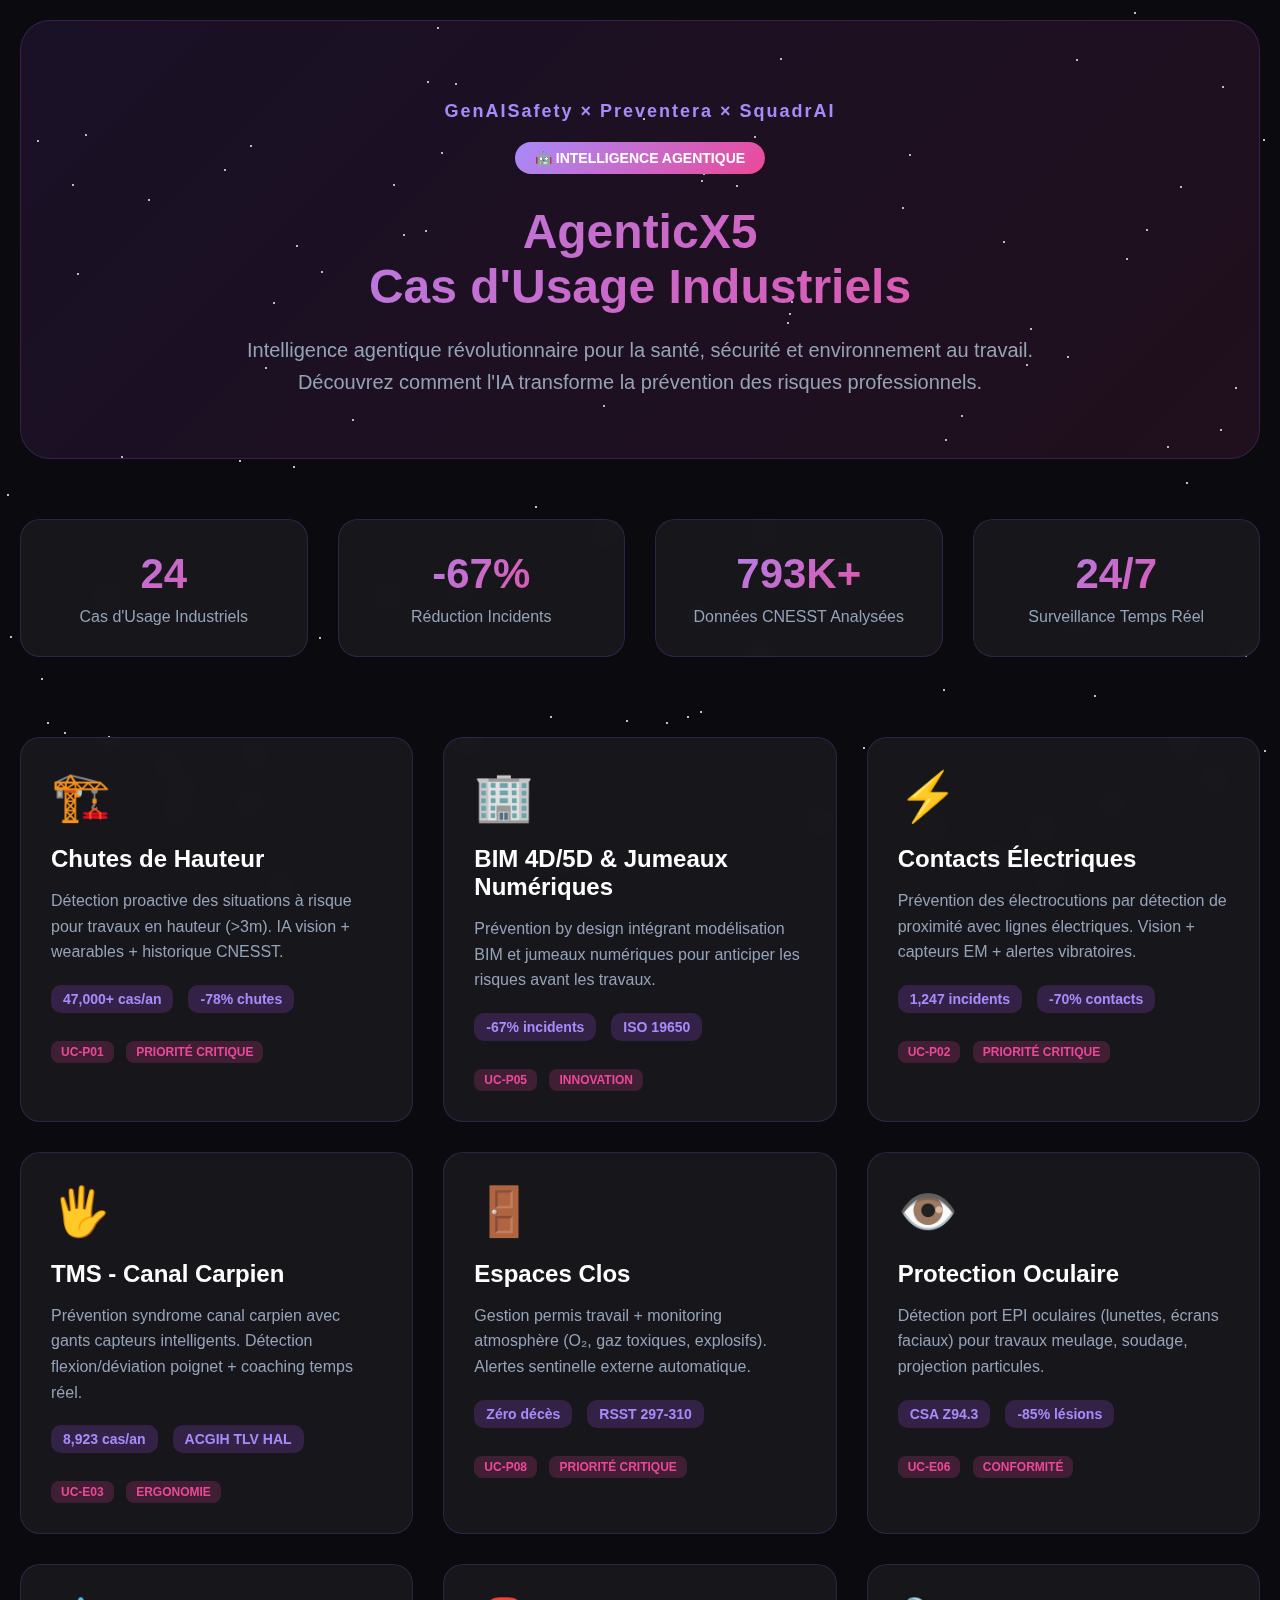
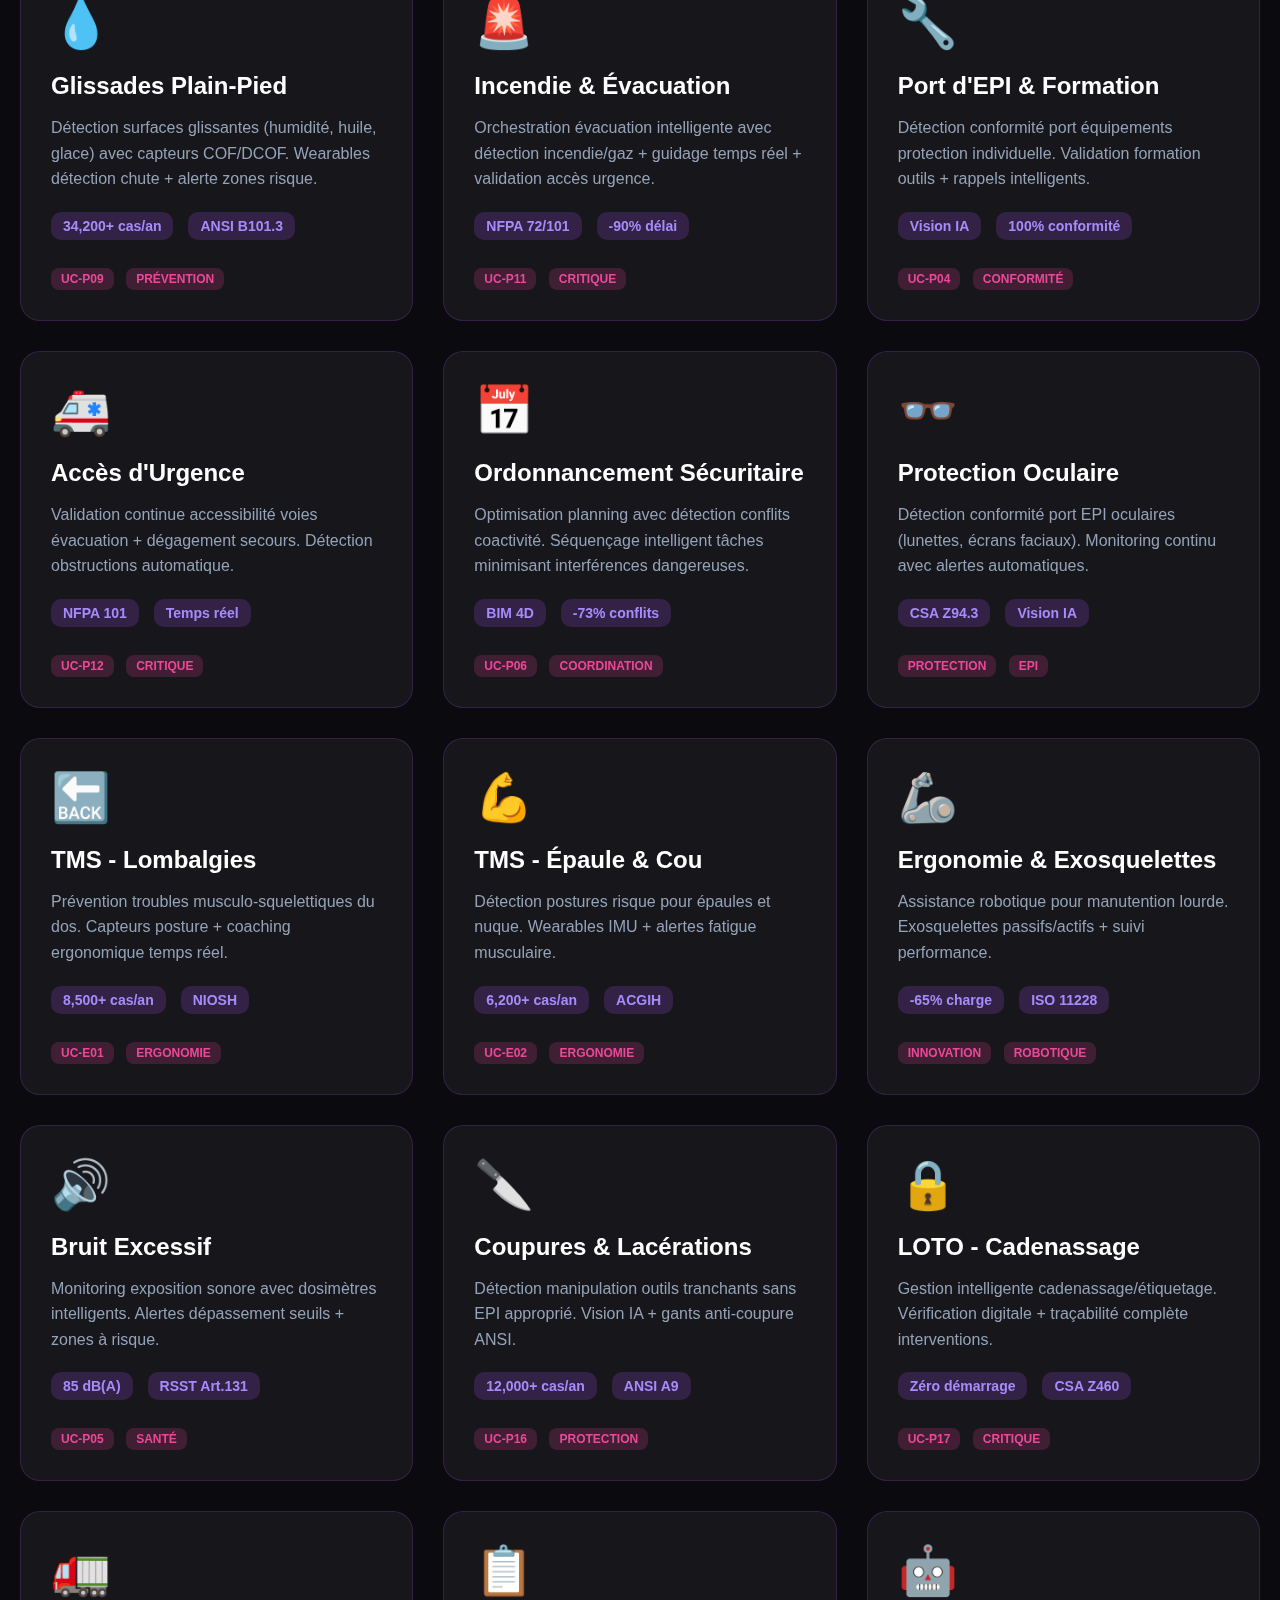
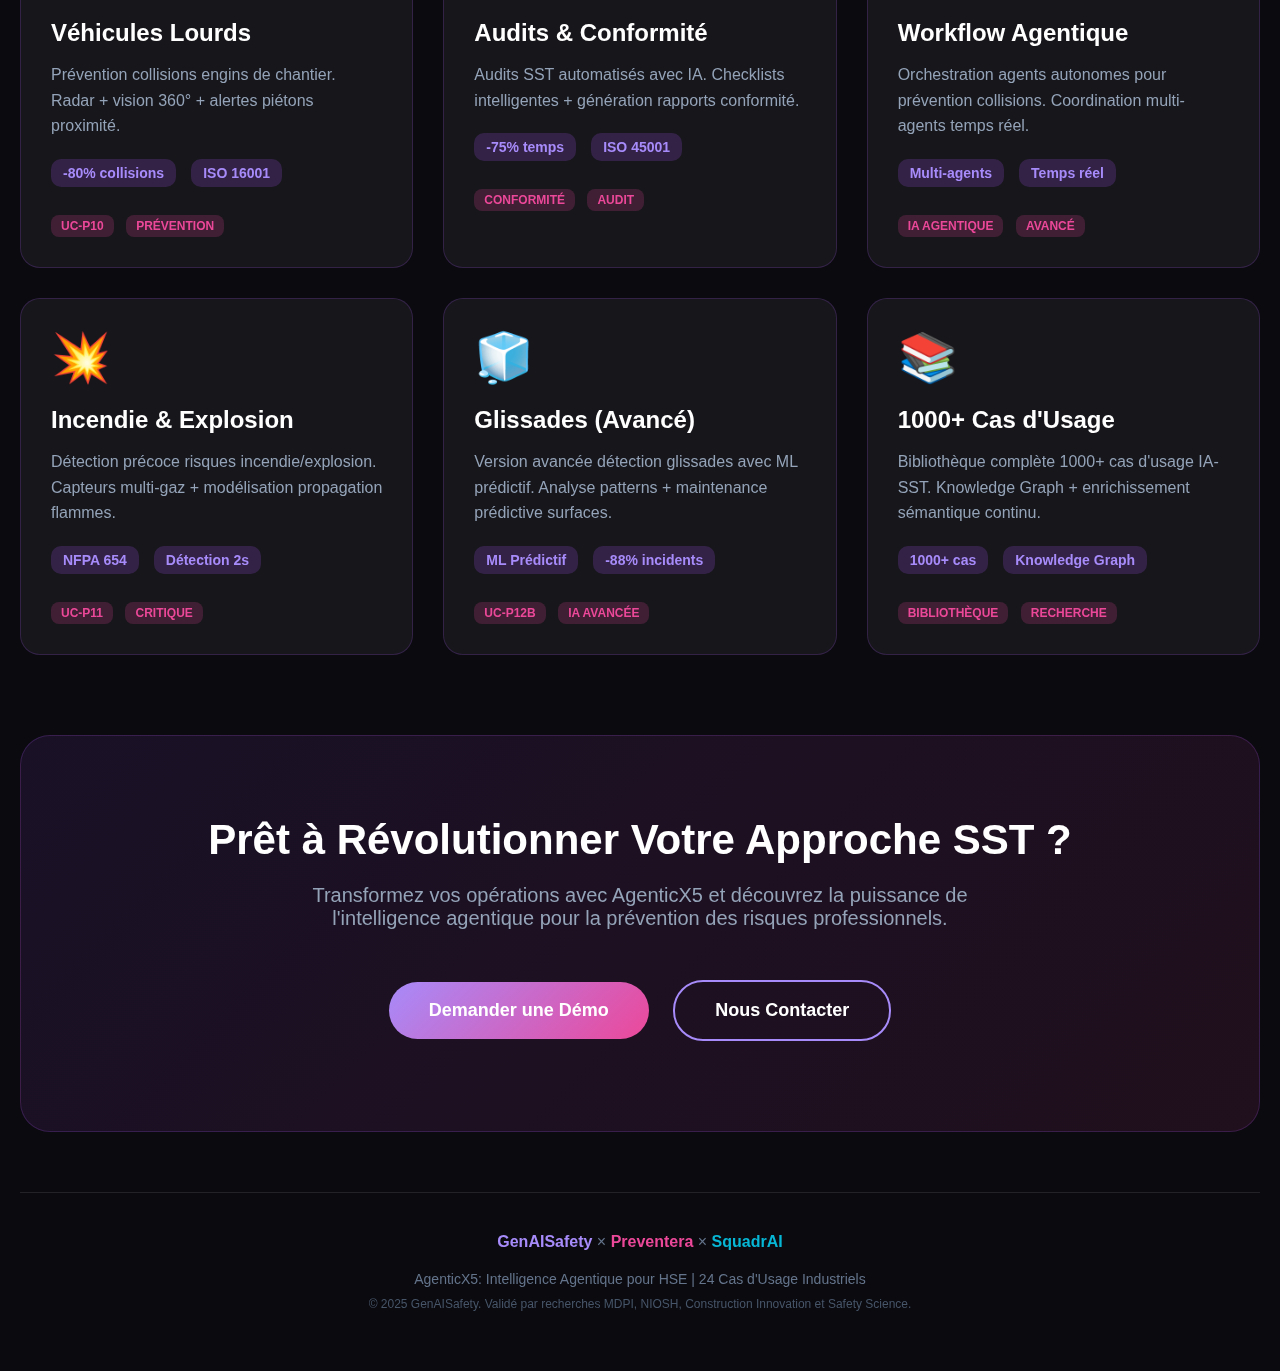
<file: index.html>
<!DOCTYPE html>
<html lang="fr">
<head>
    <meta charset="UTF-8">
    <meta name="viewport" content="width=device-width, initial-scale=1.0">
    <base href="/AgenticX5.Cas-usage-industriels/">
    <title>AgenticX5 - Cas d'Usage Industriels HSE | GenAISafety</title>
    <meta name="description" content="Découvrez 24 cas d'usage AgenticX5 : Intelligence agentique pour santé, sécurité et environnement au travail. Réduction jusqu'à 67% des incidents.">
    <style>
        * {
            margin: 0;
            padding: 0;
            box-sizing: border-box;
        }

        body {
            font-family: 'Inter', -apple-system, BlinkMacSystemFont, 'Segoe UI', Roboto, sans-serif;
            background: #0a0a0f;
            color: #e0e0e0;
            overflow-x: hidden;
        }

        /* Background Effects */
        .stars {
            position: fixed;
            top: 0;
            left: 0;
            width: 100%;
            height: 100%;
            pointer-events: none;
            z-index: 0;
        }

        .star {
            position: absolute;
            width: 2px;
            height: 2px;
            background: white;
            border-radius: 50%;
            animation: twinkle 3s infinite;
        }

        @keyframes twinkle {
            0%, 100% { opacity: 0.3; }
            50% { opacity: 1; }
        }

        /* Container */
        .container {
            max-width: 1400px;
            margin: 0 auto;
            padding: 20px;
            position: relative;
            z-index: 1;
        }

        /* Header */
        header {
            text-align: center;
            padding: 80px 20px 60px;
            background: linear-gradient(135deg, rgba(168, 85, 247, 0.1) 0%, rgba(236, 72, 153, 0.1) 100%);
            border-radius: 30px;
            margin-bottom: 60px;
            border: 1px solid rgba(168, 85, 247, 0.2);
        }

        .logo {
            font-size: 18px;
            color: #a78bfa;
            font-weight: 600;
            margin-bottom: 20px;
            letter-spacing: 2px;
        }

        .badge {
            display: inline-block;
            background: linear-gradient(135deg, #a78bfa 0%, #ec4899 100%);
            color: white;
            padding: 8px 20px;
            border-radius: 20px;
            font-size: 14px;
            font-weight: 600;
            margin-bottom: 30px;
        }

        h1 {
            font-size: 48px;
            font-weight: 800;
            background: linear-gradient(135deg, #a78bfa 0%, #ec4899 100%);
            -webkit-background-clip: text;
            -webkit-text-fill-color: transparent;
            background-clip: text;
            margin-bottom: 20px;
        }

        .subtitle {
            font-size: 20px;
            color: #94a3b8;
            line-height: 1.6;
            max-width: 800px;
            margin: 0 auto;
        }

        /* Stats Section */
        .stats-section {
            display: grid;
            grid-template-columns: repeat(auto-fit, minmax(250px, 1fr));
            gap: 30px;
            margin-bottom: 80px;
        }

        .stat-card {
            background: rgba(255, 255, 255, 0.05);
            backdrop-filter: blur(10px);
            border: 1px solid rgba(168, 85, 247, 0.2);
            border-radius: 20px;
            padding: 30px;
            text-align: center;
            transition: all 0.3s ease;
        }

        .stat-card:hover {
            transform: translateY(-5px);
            border-color: #a78bfa;
            box-shadow: 0 10px 40px rgba(168, 85, 247, 0.3);
        }

        .stat-number {
            font-size: 42px;
            font-weight: 800;
            background: linear-gradient(135deg, #a78bfa 0%, #ec4899 100%);
            -webkit-background-clip: text;
            -webkit-text-fill-color: transparent;
            background-clip: text;
            margin-bottom: 10px;
        }

        .stat-label {
            font-size: 16px;
            color: #94a3b8;
        }

        /* Use Cases Grid */
        .use-cases-grid {
            display: grid;
            grid-template-columns: repeat(auto-fill, minmax(350px, 1fr));
            gap: 30px;
            margin-bottom: 80px;
        }

        .use-case-card {
            background: rgba(255, 255, 255, 0.05);
            backdrop-filter: blur(10px);
            border: 1px solid rgba(168, 85, 247, 0.2);
            border-radius: 20px;
            padding: 30px;
            text-decoration: none;
            color: inherit;
            transition: all 0.3s ease;
            display: block;
        }

        .use-case-card:hover {
            transform: translateY(-10px);
            border-color: #a78bfa;
            box-shadow: 0 20px 60px rgba(168, 85, 247, 0.4);
        }

        .use-case-icon {
            font-size: 48px;
            margin-bottom: 20px;
        }

        .use-case-title {
            font-size: 24px;
            font-weight: 700;
            color: #fff;
            margin-bottom: 15px;
        }

        .use-case-description {
            font-size: 16px;
            color: #94a3b8;
            line-height: 1.6;
            margin-bottom: 20px;
        }

        .use-case-stats {
            display: flex;
            gap: 15px;
            flex-wrap: wrap;
            margin-bottom: 20px;
        }

        .stat-badge {
            background: rgba(168, 85, 247, 0.2);
            color: #a78bfa;
            padding: 6px 12px;
            border-radius: 10px;
            font-size: 14px;
            font-weight: 600;
        }

        .use-case-tag {
            display: inline-block;
            background: rgba(236, 72, 153, 0.2);
            color: #ec4899;
            padding: 4px 10px;
            border-radius: 8px;
            font-size: 12px;
            font-weight: 600;
            margin-right: 8px;
            margin-top: 8px;
        }

        /* CTA Section */
        .cta-section {
            text-align: center;
            padding: 80px 20px;
            background: linear-gradient(135deg, rgba(168, 85, 247, 0.1) 0%, rgba(236, 72, 153, 0.1) 100%);
            border-radius: 30px;
            border: 1px solid rgba(168, 85, 247, 0.2);
        }

        .cta-button {
            display: inline-block;
            background: linear-gradient(135deg, #a78bfa 0%, #ec4899 100%);
            color: white;
            padding: 18px 40px;
            border-radius: 30px;
            text-decoration: none;
            font-weight: 700;
            font-size: 18px;
            margin: 10px;
            transition: all 0.3s ease;
        }

        .cta-button:hover {
            transform: translateY(-3px);
            box-shadow: 0 20px 40px rgba(168, 85, 247, 0.4);
        }

        /* Footer */
        footer {
            text-align: center;
            padding: 40px 20px;
            color: #64748b;
            border-top: 1px solid rgba(255, 255, 255, 0.1);
            margin-top: 60px;
        }

        /* Responsive */
        @media (max-width: 768px) {
            h1 { font-size: 32px; }
            .subtitle { font-size: 16px; }
            .use-cases-grid {
                grid-template-columns: 1fr;
            }
        }
    </style>
</head>
<body>
    <!-- Stars Background -->
    <div class="stars" id="stars"></div>

    <div class="container">
        <!-- Header -->
        <header>
            <div class="logo">GenAISafety × Preventera × SquadrAI</div>
            <div class="badge">🤖 INTELLIGENCE AGENTIQUE</div>
            <h1>AgenticX5<br>Cas d'Usage Industriels</h1>
            <p class="subtitle">
                Intelligence agentique révolutionnaire pour la santé, sécurité et environnement au travail. 
                Découvrez comment l'IA transforme la prévention des risques professionnels.
            </p>
        </header>

        <!-- Stats Section -->
        <div class="stats-section">
            <div class="stat-card">
                <div class="stat-number">24</div>
                <div class="stat-label">Cas d'Usage Industriels</div>
            </div>
            <div class="stat-card">
                <div class="stat-number">-67%</div>
                <div class="stat-label">Réduction Incidents</div>
            </div>
            <div class="stat-card">
                <div class="stat-number">793K+</div>
                <div class="stat-label">Données CNESST Analysées</div>
            </div>
            <div class="stat-card">
                <div class="stat-number">24/7</div>
                <div class="stat-label">Surveillance Temps Réel</div>
            </div>
        </div>

        <!-- Use Cases Grid -->
        <div class="use-cases-grid">
            
            <!-- 1. Chutes de hauteur -->
            <a href="use-cases/UC P01  Chutes de Hauteur/index.html" class="use-case-card">
                <div class="use-case-icon">🏗️</div>
                <h3 class="use-case-title">Chutes de Hauteur</h3>
                <p class="use-case-description">
                    Détection proactive des situations à risque pour travaux en hauteur (>3m). 
                    IA vision + wearables + historique CNESST.
                </p>
                <div class="use-case-stats">
                    <span class="stat-badge">47,000+ cas/an</span>
                    <span class="stat-badge">-78% chutes</span>
                </div>
                <span class="use-case-tag">UC-P01</span>
                <span class="use-case-tag">PRIORITÉ CRITIQUE</span>
            </a>

            <!-- 2. BIM 4D/5D -->
            <a href="use-cases/bim-4d-5d/index.html" class="use-case-card">
                <div class="use-case-icon">🏢</div>
                <h3 class="use-case-title">BIM 4D/5D & Jumeaux Numériques</h3>
                <p class="use-case-description">
                    Prévention by design intégrant modélisation BIM et jumeaux numériques 
                    pour anticiper les risques avant les travaux.
                </p>
                <div class="use-case-stats">
                    <span class="stat-badge">-67% incidents</span>
                    <span class="stat-badge">ISO 19650</span>
                </div>
                <span class="use-case-tag">UC-P05</span>
                <span class="use-case-tag">INNOVATION</span>
            </a>

            <!-- 3. Contacts électriques -->
            <a href="use-cases/UC P02  Électrocution/index.html" class="use-case-card">
                <div class="use-case-icon">⚡</div>
                <h3 class="use-case-title">Contacts Électriques</h3>
                <p class="use-case-description">
                    Prévention des électrocutions par détection de proximité avec lignes électriques. 
                    Vision + capteurs EM + alertes vibratoires.
                </p>
                <div class="use-case-stats">
                    <span class="stat-badge">1,247 incidents</span>
                    <span class="stat-badge">-70% contacts</span>
                </div>
                <span class="use-case-tag">UC-P02</span>
                <span class="use-case-tag">PRIORITÉ CRITIQUE</span>
            </a>

            <!-- 4. TMS Canal carpien -->
            <a href="use-cases/UCE03 TMS Canal Carpien/index.html" class="use-case-card">
                <div class="use-case-icon">🖐️</div>
                <h3 class="use-case-title">TMS - Canal Carpien</h3>
                <p class="use-case-description">
                    Prévention syndrome canal carpien avec gants capteurs intelligents. 
                    Détection flexion/déviation poignet + coaching temps réel.
                </p>
                <div class="use-case-stats">
                    <span class="stat-badge">8,923 cas/an</span>
                    <span class="stat-badge">ACGIH TLV HAL</span>
                </div>
                <span class="use-case-tag">UC-E03</span>
                <span class="use-case-tag">ERGONOMIE</span>
            </a>

            <!-- 5. Espaces clos -->
            <a href="use-cases/UC P09 Espaces Clos/index.html" class="use-case-card">
                <div class="use-case-icon">🚪</div>
                <h3 class="use-case-title">Espaces Clos</h3>
                <p class="use-case-description">
                    Gestion permis travail + monitoring atmosphère (O₂, gaz toxiques, explosifs). 
                    Alertes sentinelle externe automatique.
                </p>
                <div class="use-case-stats">
                    <span class="stat-badge">Zéro décès</span>
                    <span class="stat-badge">RSST 297-310</span>
                </div>
                <span class="use-case-tag">UC-P08</span>
                <span class="use-case-tag">PRIORITÉ CRITIQUE</span>
            </a>

            <!-- 6. Protection oculaire -->
            <a href="use-cases/UC P13 Projection de Particules  Éclats/index.html" class="use-case-card">
                <div class="use-case-icon">👁️</div>
                <h3 class="use-case-title">Protection Oculaire</h3>
                <p class="use-case-description">
                    Détection port EPI oculaires (lunettes, écrans faciaux) pour travaux meulage, 
                    soudage, projection particules.
                </p>
                <div class="use-case-stats">
                    <span class="stat-badge">CSA Z94.3</span>
                    <span class="stat-badge">-85% lésions</span>
                </div>
                <span class="use-case-tag">UC-E06</span>
                <span class="use-case-tag">CONFORMITÉ</span>
            </a>

            <!-- 7. Glissades plain-pied -->
            <a href="use-cases/UC P12  Chutes de plein pied  glissades/index.html" class="use-case-card">
                <div class="use-case-icon">💧</div>
                <h3 class="use-case-title">Glissades Plain-Pied</h3>
                <p class="use-case-description">
                    Détection surfaces glissantes (humidité, huile, glace) avec capteurs COF/DCOF. 
                    Wearables détection chute + alerte zones risque.
                </p>
                <div class="use-case-stats">
                    <span class="stat-badge">34,200+ cas/an</span>
                    <span class="stat-badge">ANSI B101.3</span>
                </div>
                <span class="use-case-tag">UC-P09</span>
                <span class="use-case-tag">PRÉVENTION</span>
            </a>

            <!-- 8. Incendie & évacuation -->
            <a href="use-cases/UC P11 Incendie Explosion/index.html" class="use-case-card">
                <div class="use-case-icon">🚨</div>
                <h3 class="use-case-title">Incendie & Évacuation</h3>
                <p class="use-case-description">
                    Orchestration évacuation intelligente avec détection incendie/gaz + guidage 
                    temps réel + validation accès urgence.
                </p>
                <div class="use-case-stats">
                    <span class="stat-badge">NFPA 72/101</span>
                    <span class="stat-badge">-90% délai</span>
                </div>
                <span class="use-case-tag">UC-P11</span>
                <span class="use-case-tag">CRITIQUE</span>
            </a>

            <!-- 9. Port d'EPI / Formation -->
            <a href="use-cases/UCP04 Port d'EPI/index.html" class="use-case-card">
                <div class="use-case-icon">🔧</div>
                <h3 class="use-case-title">Port d'EPI & Formation</h3>
                <p class="use-case-description">
                    Détection conformité port équipements protection individuelle. 
                    Validation formation outils + rappels intelligents.
                </p>
                <div class="use-case-stats">
                    <span class="stat-badge">Vision IA</span>
                    <span class="stat-badge">100% conformité</span>
                </div>
                <span class="use-case-tag">UC-P04</span>
                <span class="use-case-tag">CONFORMITÉ</span>
            </a>

            <!-- 10. Accès d'urgence -->
            <a href="use-cases/acces-urgence/index.html" class="use-case-card">
                <div class="use-case-icon">🚑</div>
                <h3 class="use-case-title">Accès d'Urgence</h3>
                <p class="use-case-description">
                    Validation continue accessibilité voies évacuation + dégagement secours. 
                    Détection obstructions automatique.
                </p>
                <div class="use-case-stats">
                    <span class="stat-badge">NFPA 101</span>
                    <span class="stat-badge">Temps réel</span>
                </div>
                <span class="use-case-tag">UC-P12</span>
                <span class="use-case-tag">CRITIQUE</span>
            </a>

            <!-- 11. Ordonnancement sécuritaire -->
            <a href="use-cases/optimisation-planning/index.html" class="use-case-card">
                <div class="use-case-icon">📅</div>
                <h3 class="use-case-title">Ordonnancement Sécuritaire</h3>
                <p class="use-case-description">
                    Optimisation planning avec détection conflits coactivité. 
                    Séquençage intelligent tâches minimisant interférences dangereuses.
                </p>
                <div class="use-case-stats">
                    <span class="stat-badge">BIM 4D</span>
                    <span class="stat-badge">-73% conflits</span>
                </div>
                <span class="use-case-tag">UC-P06</span>
                <span class="use-case-tag">COORDINATION</span>
            </a>

            <!-- 12. Protection oculaire -->
            <a href="use-cases/protection-oculaire/index.html" class="use-case-card">
                <div class="use-case-icon">👓</div>
                <h3 class="use-case-title">Protection Oculaire</h3>
                <p class="use-case-description">
                    Détection conformité port EPI oculaires (lunettes, écrans faciaux). 
                    Monitoring continu avec alertes automatiques.
                </p>
                <div class="use-case-stats">
                    <span class="stat-badge">CSA Z94.3</span>
                    <span class="stat-badge">Vision IA</span>
                </div>
                <span class="use-case-tag">PROTECTION</span>
                <span class="use-case-tag">EPI</span>
            </a>

            <!-- 13. TMS Lombalgies -->
            <a href="use-cases/UC E01 TMS - Lombalgies/index.html" class="use-case-card">
                <div class="use-case-icon">🔙</div>
                <h3 class="use-case-title">TMS - Lombalgies</h3>
                <p class="use-case-description">
                    Prévention troubles musculo-squelettiques du dos. 
                    Capteurs posture + coaching ergonomique temps réel.
                </p>
                <div class="use-case-stats">
                    <span class="stat-badge">8,500+ cas/an</span>
                    <span class="stat-badge">NIOSH</span>
                </div>
                <span class="use-case-tag">UC-E01</span>
                <span class="use-case-tag">ERGONOMIE</span>
            </a>

            <!-- 14. TMS Troubles Épaule/Cou -->
            <a href="use-cases/UCE02 TMS  Troubles ÉpauleCou/index.html" class="use-case-card">
                <div class="use-case-icon">💪</div>
                <h3 class="use-case-title">TMS - Épaule & Cou</h3>
                <p class="use-case-description">
                    Détection postures risque pour épaules et nuque. 
                    Wearables IMU + alertes fatigue musculaire.
                </p>
                <div class="use-case-stats">
                    <span class="stat-badge">6,200+ cas/an</span>
                    <span class="stat-badge">ACGIH</span>
                </div>
                <span class="use-case-tag">UC-E02</span>
                <span class="use-case-tag">ERGONOMIE</span>
            </a>

            <!-- 15. Ergonomie & Exosquelettes -->
            <a href="use-cases/Ergonomie, TMS & Exosquelettes/index.html" class="use-case-card">
                <div class="use-case-icon">🦾</div>
                <h3 class="use-case-title">Ergonomie & Exosquelettes</h3>
                <p class="use-case-description">
                    Assistance robotique pour manutention lourde. 
                    Exosquelettes passifs/actifs + suivi performance.
                </p>
                <div class="use-case-stats">
                    <span class="stat-badge">-65% charge</span>
                    <span class="stat-badge">ISO 11228</span>
                </div>
                <span class="use-case-tag">INNOVATION</span>
                <span class="use-case-tag">ROBOTIQUE</span>
            </a>

            <!-- 16. Bruit Excessif -->
            <a href="use-cases/UC P05 Bruit Excessif/index.html" class="use-case-card">
                <div class="use-case-icon">🔊</div>
                <h3 class="use-case-title">Bruit Excessif</h3>
                <p class="use-case-description">
                    Monitoring exposition sonore avec dosimètres intelligents. 
                    Alertes dépassement seuils + zones à risque.
                </p>
                <div class="use-case-stats">
                    <span class="stat-badge">85 dB(A)</span>
                    <span class="stat-badge">RSST Art.131</span>
                </div>
                <span class="use-case-tag">UC-P05</span>
                <span class="use-case-tag">SANTÉ</span>
            </a>

            <!-- 17. Coupures & Lacérations -->
            <a href="use-cases/UC P16 Coupures  Lacérations/index.html" class="use-case-card">
                <div class="use-case-icon">🔪</div>
                <h3 class="use-case-title">Coupures & Lacérations</h3>
                <p class="use-case-description">
                    Détection manipulation outils tranchants sans EPI approprié. 
                    Vision IA + gants anti-coupure ANSI.
                </p>
                <div class="use-case-stats">
                    <span class="stat-badge">12,000+ cas/an</span>
                    <span class="stat-badge">ANSI A9</span>
                </div>
                <span class="use-case-tag">UC-P16</span>
                <span class="use-case-tag">PROTECTION</span>
            </a>

            <!-- 18. LOTO (Lockout/Tagout) -->
            <a href="use-cases/UC-P17 LOTO/index.html" class="use-case-card">
                <div class="use-case-icon">🔒</div>
                <h3 class="use-case-title">LOTO - Cadenassage</h3>
                <p class="use-case-description">
                    Gestion intelligente cadenassage/étiquetage. 
                    Vérification digitale + traçabilité complète interventions.
                </p>
                <div class="use-case-stats">
                    <span class="stat-badge">Zéro démarrage</span>
                    <span class="stat-badge">CSA Z460</span>
                </div>
                <span class="use-case-tag">UC-P17</span>
                <span class="use-case-tag">CRITIQUE</span>
            </a>

            <!-- 19. Heavy Vehicles -->
            <a href="use-cases/UCP10 Heavy Vehicles/index.html" class="use-case-card">
                <div class="use-case-icon">🚛</div>
                <h3 class="use-case-title">Véhicules Lourds</h3>
                <p class="use-case-description">
                    Prévention collisions engins de chantier. 
                    Radar + vision 360° + alertes piétons proximité.
                </p>
                <div class="use-case-stats">
                    <span class="stat-badge">-80% collisions</span>
                    <span class="stat-badge">ISO 16001</span>
                </div>
                <span class="use-case-tag">UC-P10</span>
                <span class="use-case-tag">PRÉVENTION</span>
            </a>

            <!-- 20. Audits & Conformité -->
            <a href="use-cases/Audits, Conformité & Traçabilité/index.html" class="use-case-card">
                <div class="use-case-icon">📋</div>
                <h3 class="use-case-title">Audits & Conformité</h3>
                <p class="use-case-description">
                    Audits SST automatisés avec IA. 
                    Checklists intelligentes + génération rapports conformité.
                </p>
                <div class="use-case-stats">
                    <span class="stat-badge">-75% temps</span>
                    <span class="stat-badge">ISO 45001</span>
                </div>
                <span class="use-case-tag">CONFORMITÉ</span>
                <span class="use-case-tag">AUDIT</span>
            </a>

            <!-- 21. Workflow Agentique -->
            <a href="use-cases/Workflow Agentique collision/index.html" class="use-case-card">
                <div class="use-case-icon">🤖</div>
                <h3 class="use-case-title">Workflow Agentique</h3>
                <p class="use-case-description">
                    Orchestration agents autonomes pour prévention collisions. 
                    Coordination multi-agents temps réel.
                </p>
                <div class="use-case-stats">
                    <span class="stat-badge">Multi-agents</span>
                    <span class="stat-badge">Temps réel</span>
                </div>
                <span class="use-case-tag">IA AGENTIQUE</span>
                <span class="use-case-tag">AVANCÉ</span>
            </a>

            <!-- 22. Incendie Explosion (UC P11) -->
            <a href="use-cases/UC P11 Incendie  Explosion/index.html" class="use-case-card">
                <div class="use-case-icon">💥</div>
                <h3 class="use-case-title">Incendie & Explosion</h3>
                <p class="use-case-description">
                    Détection précoce risques incendie/explosion. 
                    Capteurs multi-gaz + modélisation propagation flammes.
                </p>
                <div class="use-case-stats">
                    <span class="stat-badge">NFPA 654</span>
                    <span class="stat-badge">Détection 2s</span>
                </div>
                <span class="use-case-tag">UC-P11</span>
                <span class="use-case-tag">CRITIQUE</span>
            </a>

            <!-- 23. Glissades B (Variante) -->
            <a href="use-cases/UCP12 chutes plain pied glissades B/index.html" class="use-case-card">
                <div class="use-case-icon">🧊</div>
                <h3 class="use-case-title">Glissades (Avancé)</h3>
                <p class="use-case-description">
                    Version avancée détection glissades avec ML prédictif. 
                    Analyse patterns + maintenance prédictive surfaces.
                </p>
                <div class="use-case-stats">
                    <span class="stat-badge">ML Prédictif</span>
                    <span class="stat-badge">-88% incidents</span>
                </div>
                <span class="use-case-tag">UC-P12B</span>
                <span class="use-case-tag">IA AVANCÉE</span>
            </a>

            <!-- 24. 1000 Use Cases Enrichis -->
            <a href="use-cases/1000 Use Cases IA-SST Enrichis avec KG/index.html" class="use-case-card">
                <div class="use-case-icon">📚</div>
                <h3 class="use-case-title">1000+ Cas d'Usage</h3>
                <p class="use-case-description">
                    Bibliothèque complète 1000+ cas d'usage IA-SST. 
                    Knowledge Graph + enrichissement sémantique continu.
                </p>
                <div class="use-case-stats">
                    <span class="stat-badge">1000+ cas</span>
                    <span class="stat-badge">Knowledge Graph</span>
                </div>
                <span class="use-case-tag">BIBLIOTHÈQUE</span>
                <span class="use-case-tag">RECHERCHE</span>
            </a>

        </div>

        <!-- CTA Section -->
        <div class="cta-section">
            <h2 style="font-size: 42px; margin-bottom: 20px; color: #fff;">Prêt à Révolutionner Votre Approche SST ?</h2>
            <p style="font-size: 20px; color: #94a3b8; max-width: 700px; margin: 0 auto 40px;">
                Transformez vos opérations avec AgenticX5 et découvrez la puissance 
                de l'intelligence agentique pour la prévention des risques professionnels.
            </p>
            <a href="https://www.genaisafety.online/contact-8" class="cta-button">Demander une Démo</a>
            <a href="https://www.genaisafety.online/contact-8" class="cta-button" style="background: transparent; border: 2px solid #a78bfa;">Nous Contacter</a>
        </div>

        <!-- Footer -->
        <footer>
            <div style="margin-bottom: 20px;">
                <span style="color: #a78bfa; font-weight: 700;">GenAISafety</span> × 
                <span style="color: #ec4899; font-weight: 700;">Preventera</span> × 
                <span style="color: #06b6d4; font-weight: 700;">SquadrAI</span>
            </div>
            <div style="font-size: 14px; margin-bottom: 10px;">
                AgenticX5: Intelligence Agentique pour HSE | 24 Cas d'Usage Industriels
            </div>
            <div style="font-size: 12px; color: #475569;">
                © 2025 GenAISafety. Validé par recherches MDPI, NIOSH, Construction Innovation et Safety Science.
            </div>
        </footer>
    </div>

    <script>
        // Generate stars
        function createStars() {
            const starsContainer = document.getElementById('stars');
            const starCount = 100;
            
            for (let i = 0; i < starCount; i++) {
                const star = document.createElement('div');
                star.className = 'star';
                star.style.left = Math.random() * 100 + '%';
                star.style.top = Math.random() * 100 + '%';
                star.style.animationDelay = Math.random() * 3 + 's';
                starsContainer.appendChild(star);
            }
        }

        createStars();

        // Smooth scroll for anchor links
        document.querySelectorAll('a[href^="#"]').forEach(anchor => {
            anchor.addEventListener('click', function (e) {
                e.preventDefault();
                const target = document.querySelector(this.getAttribute('href'));
                if (target) {
                    target.scrollIntoView({ behavior: 'smooth' });
                }
            });
        });
    </script>
</body>
</html>
</file>
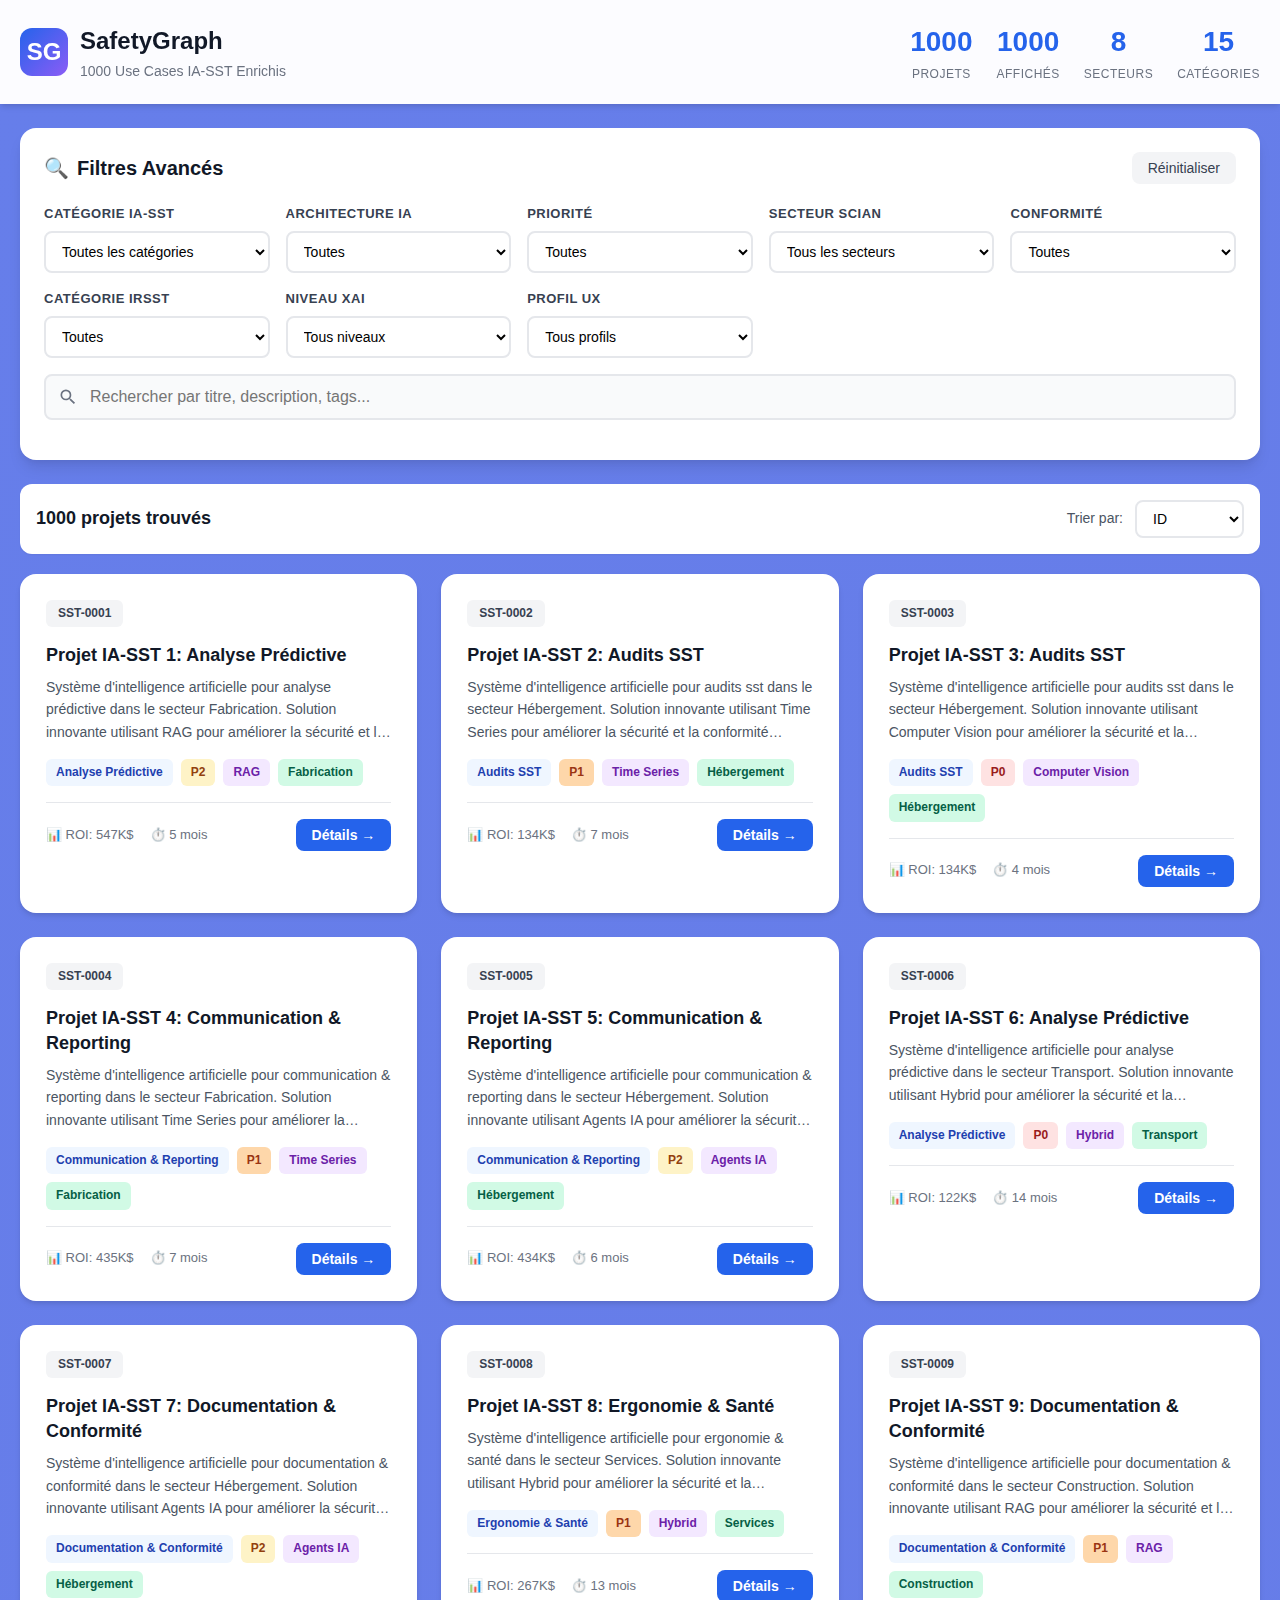
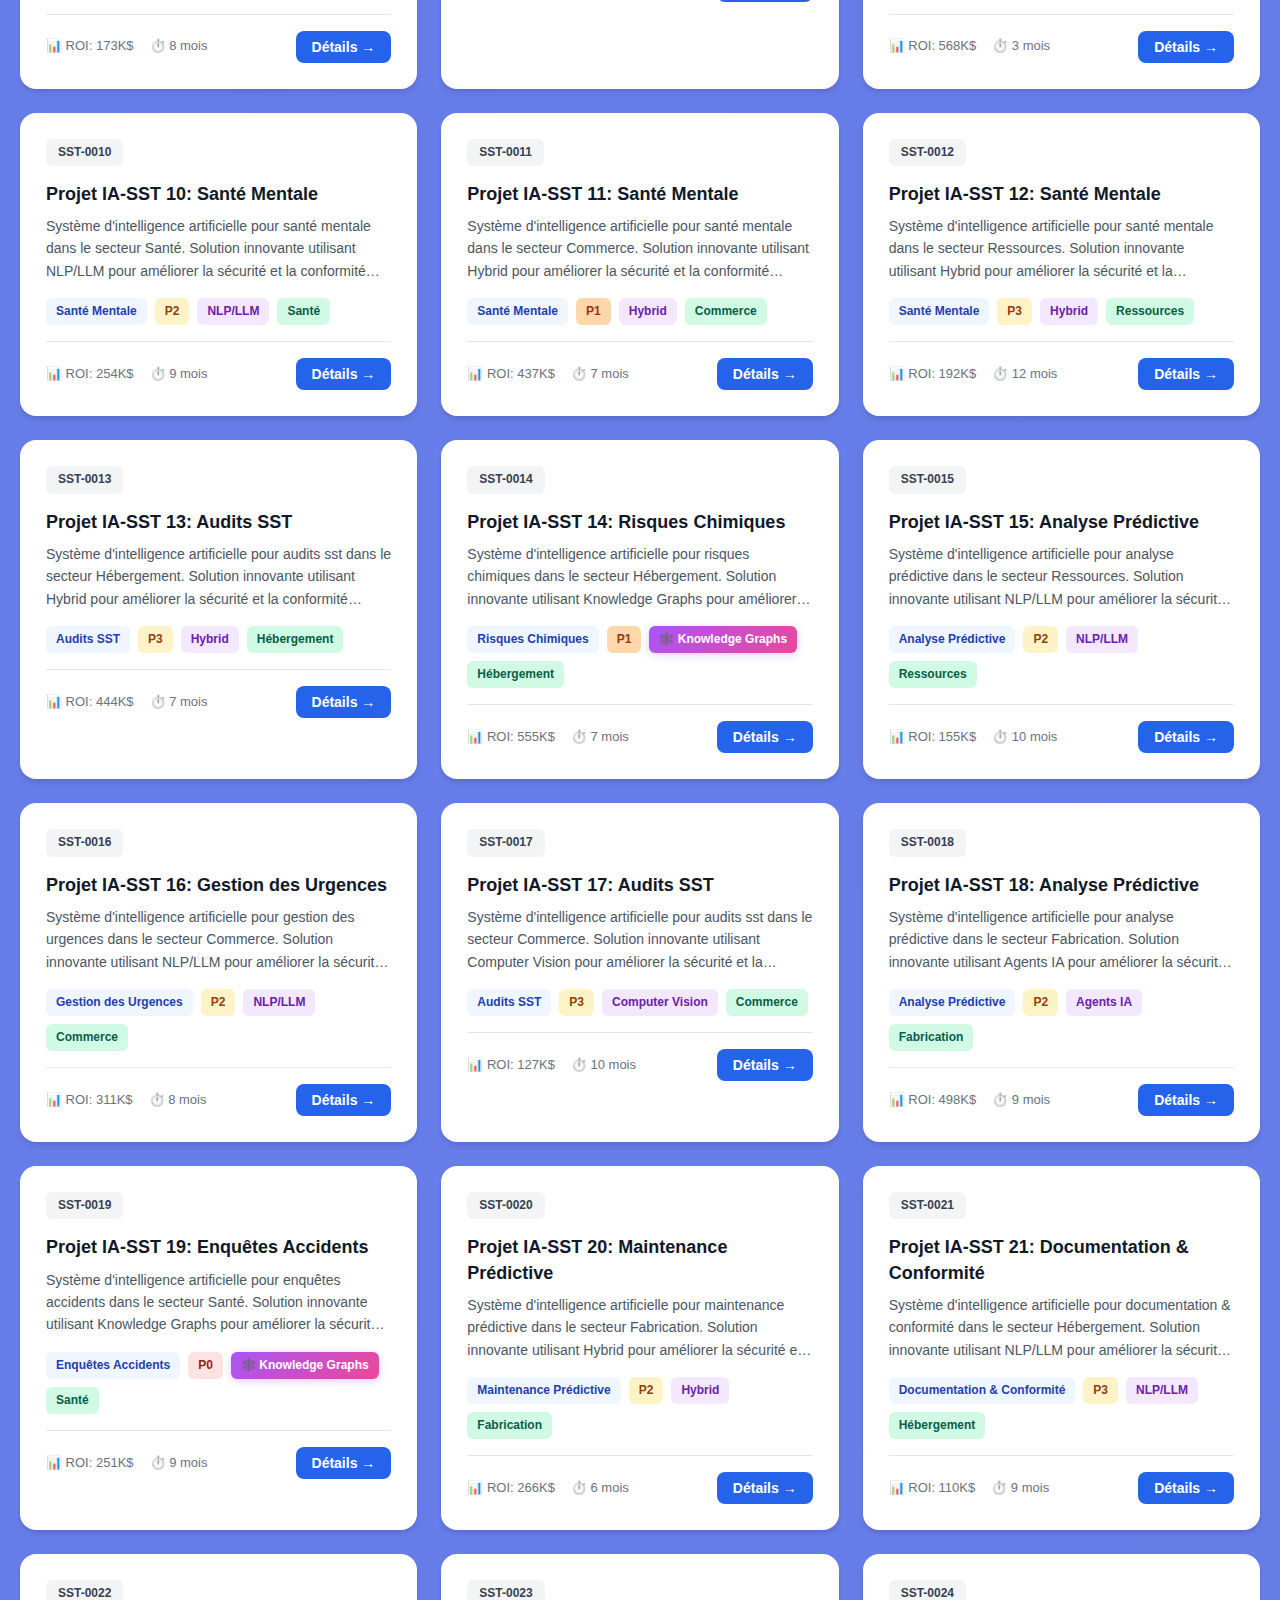
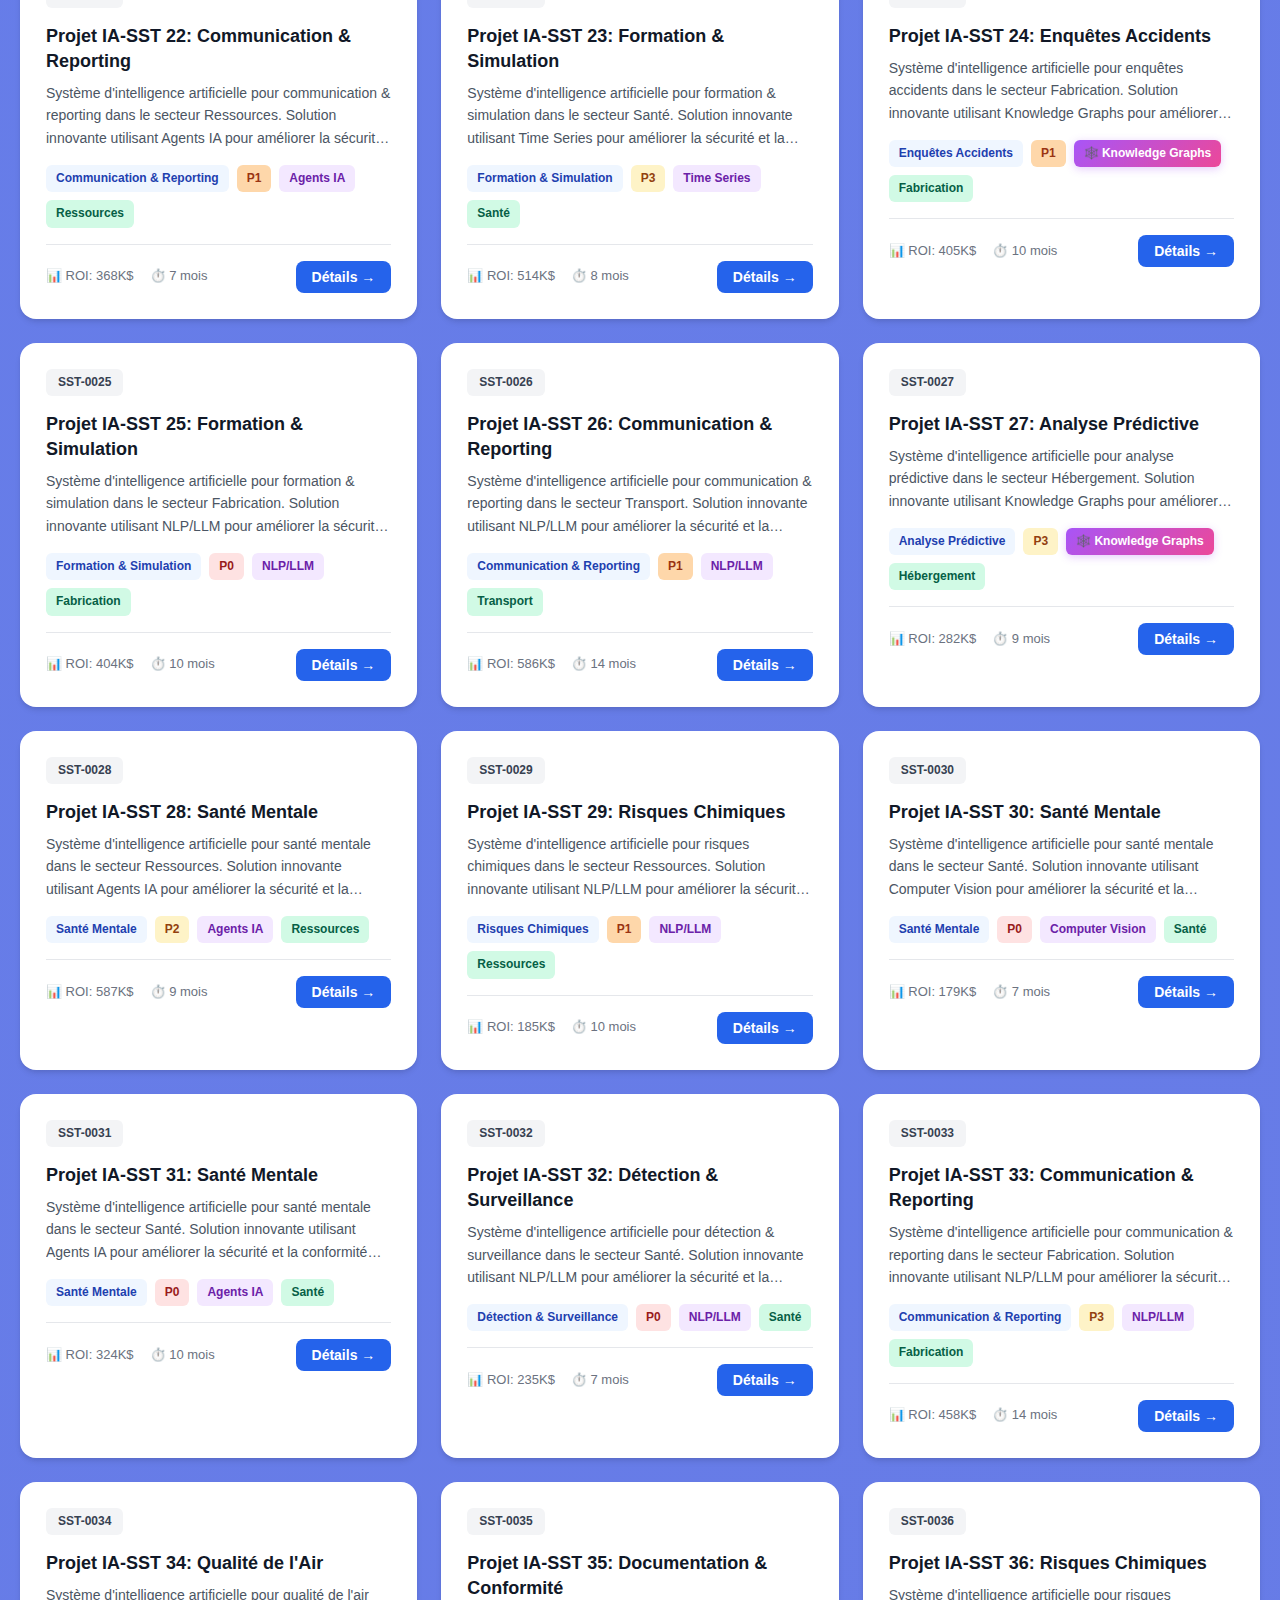
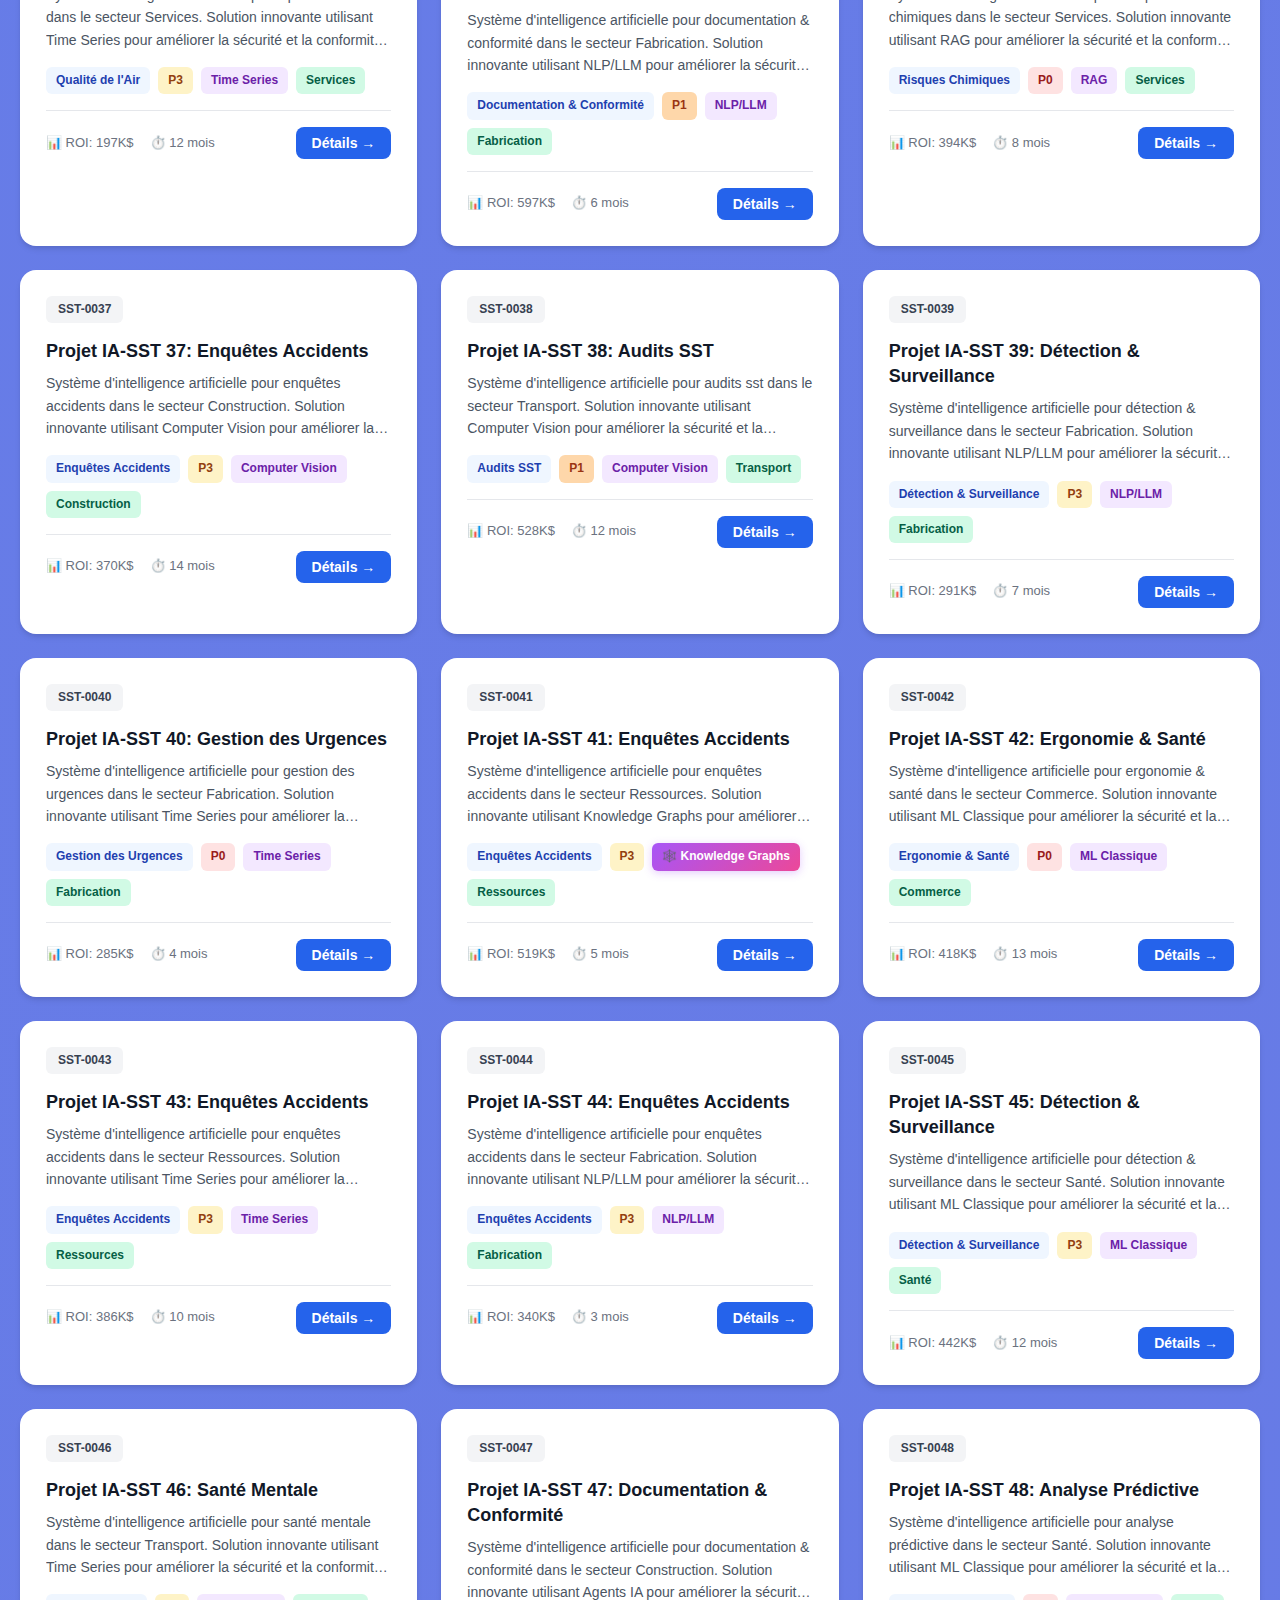
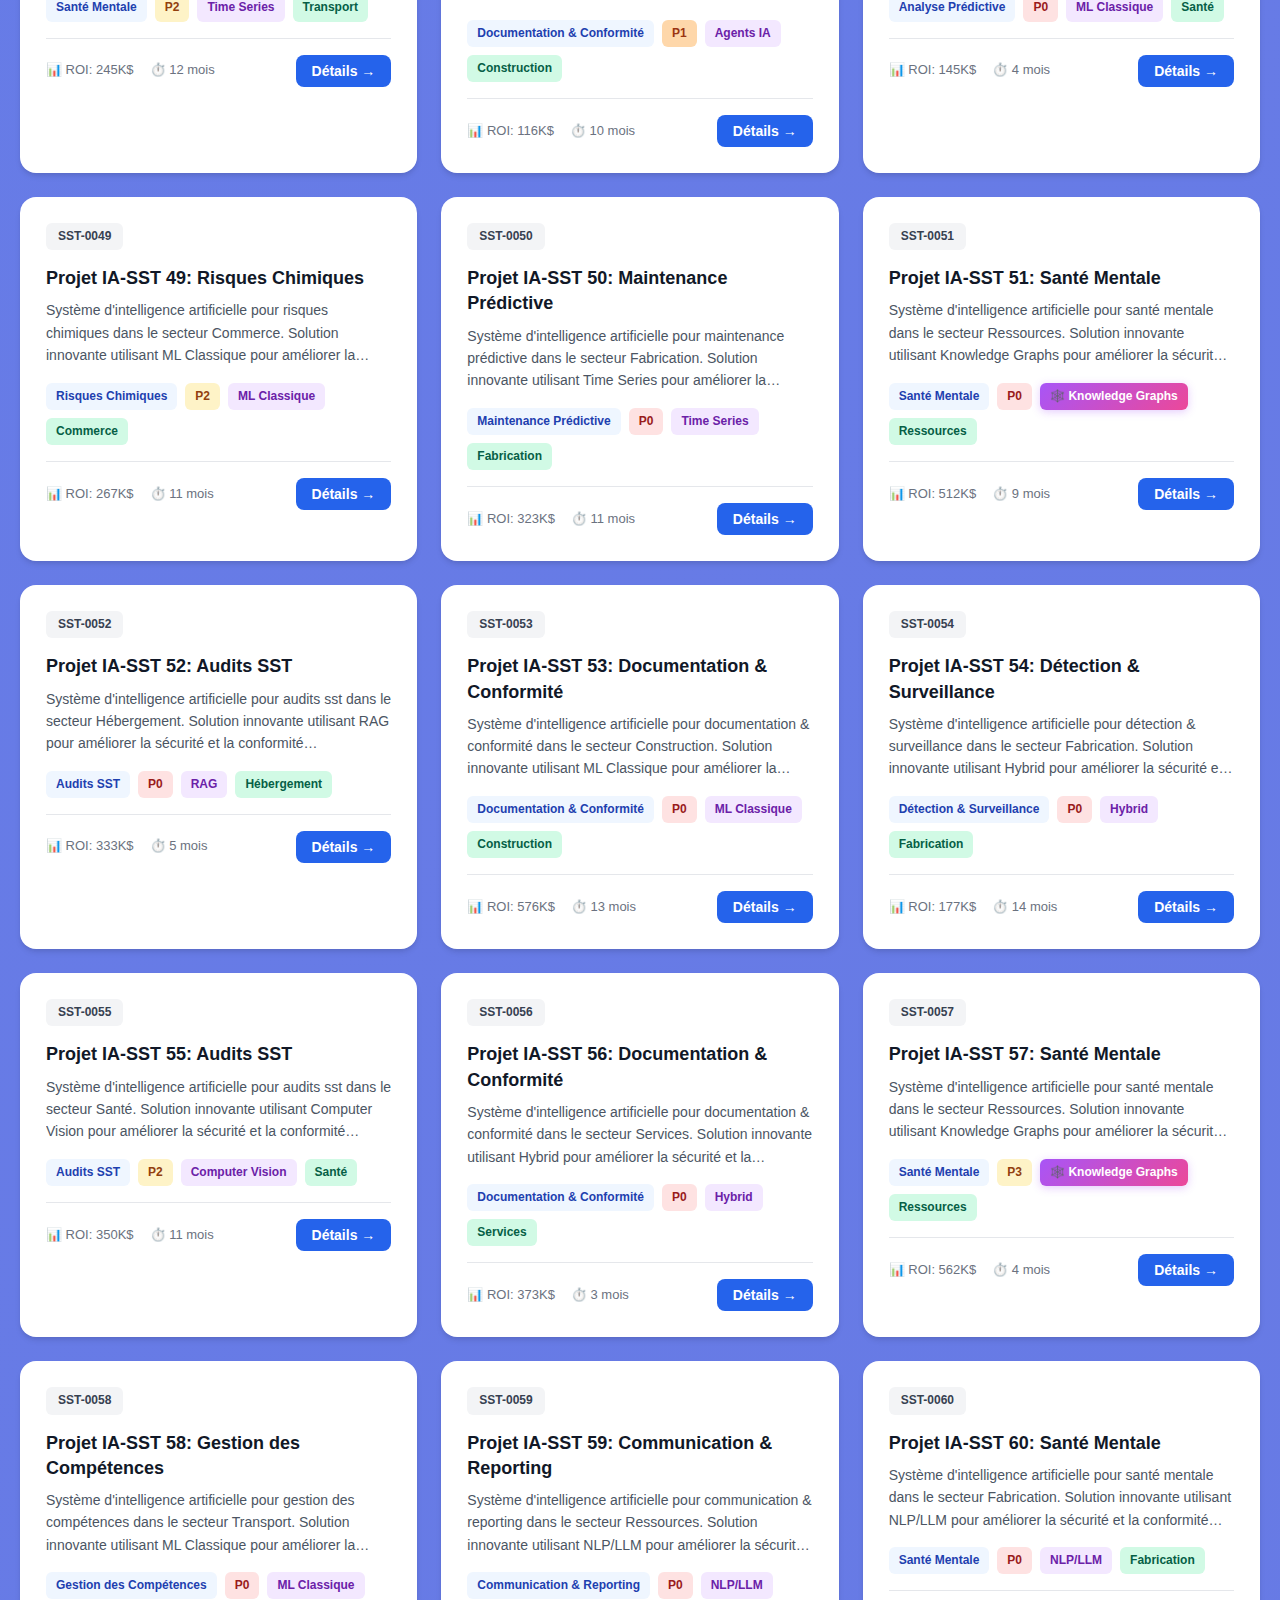
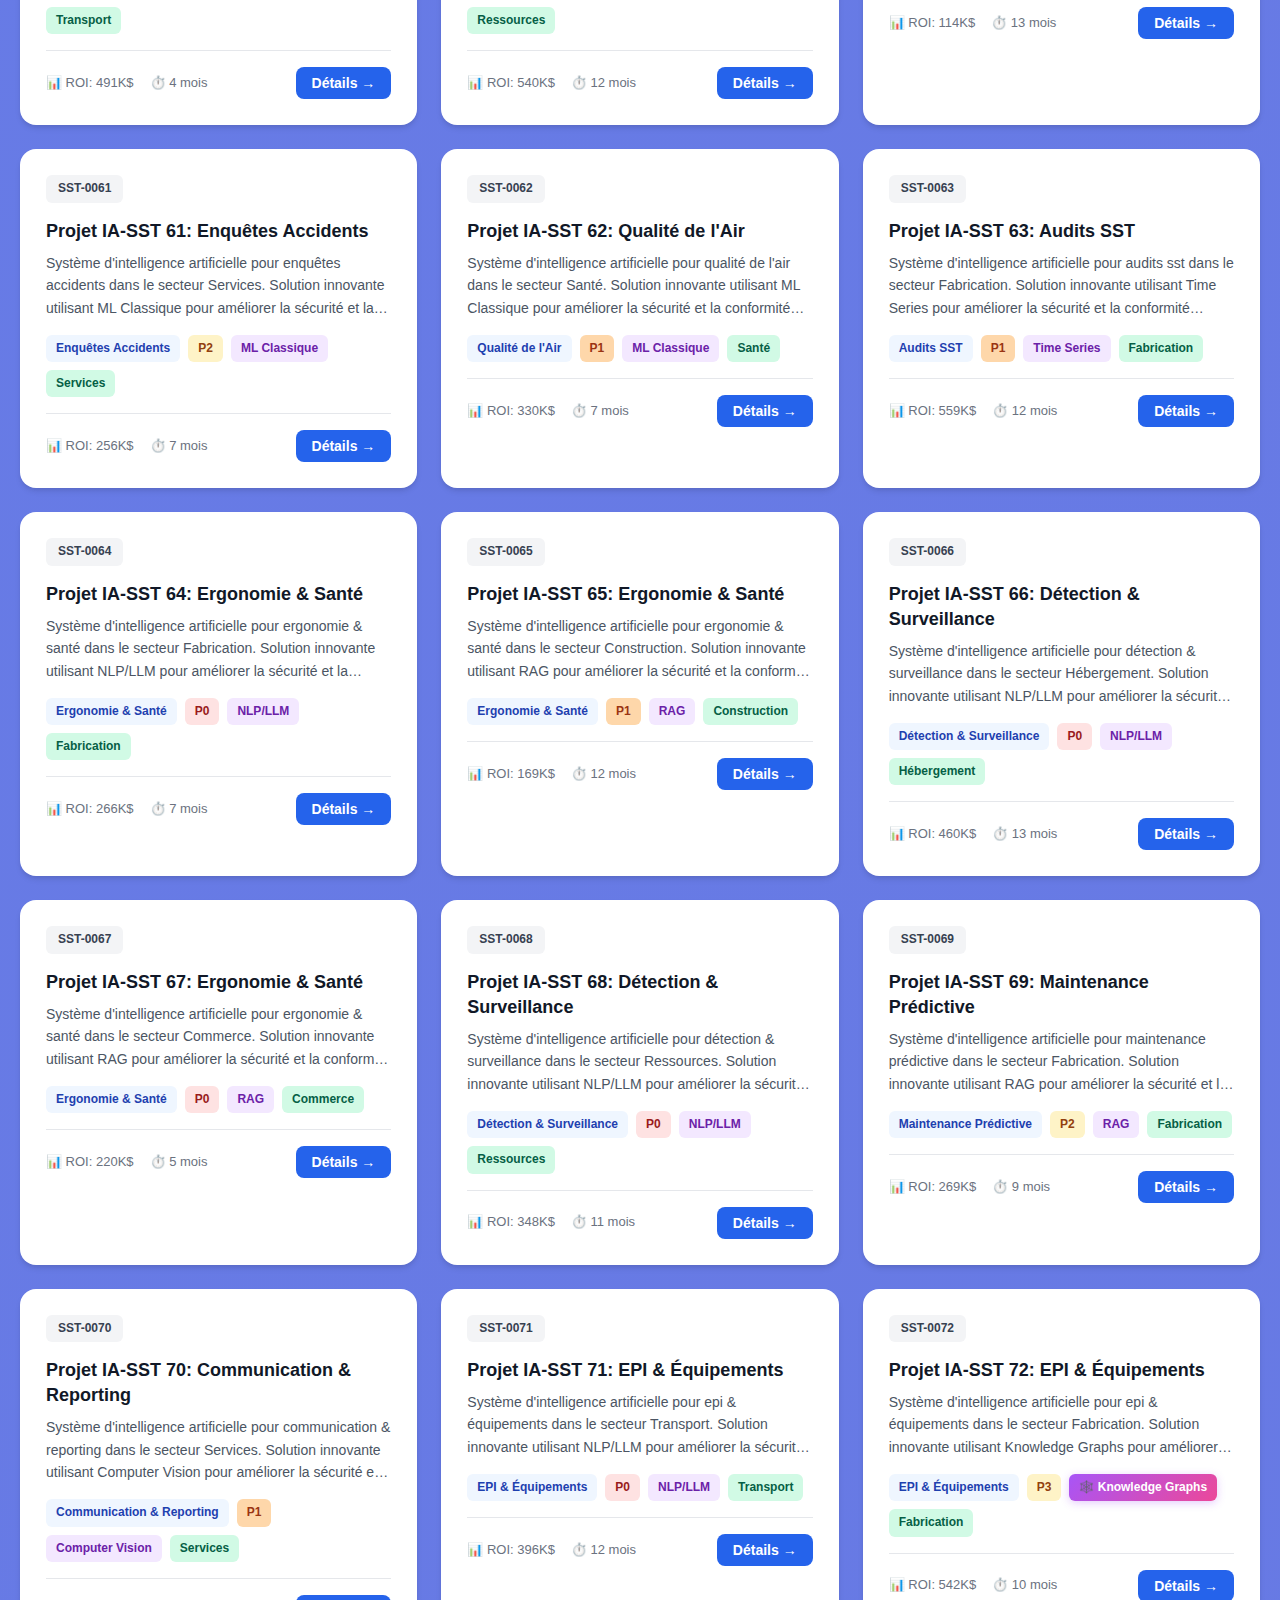
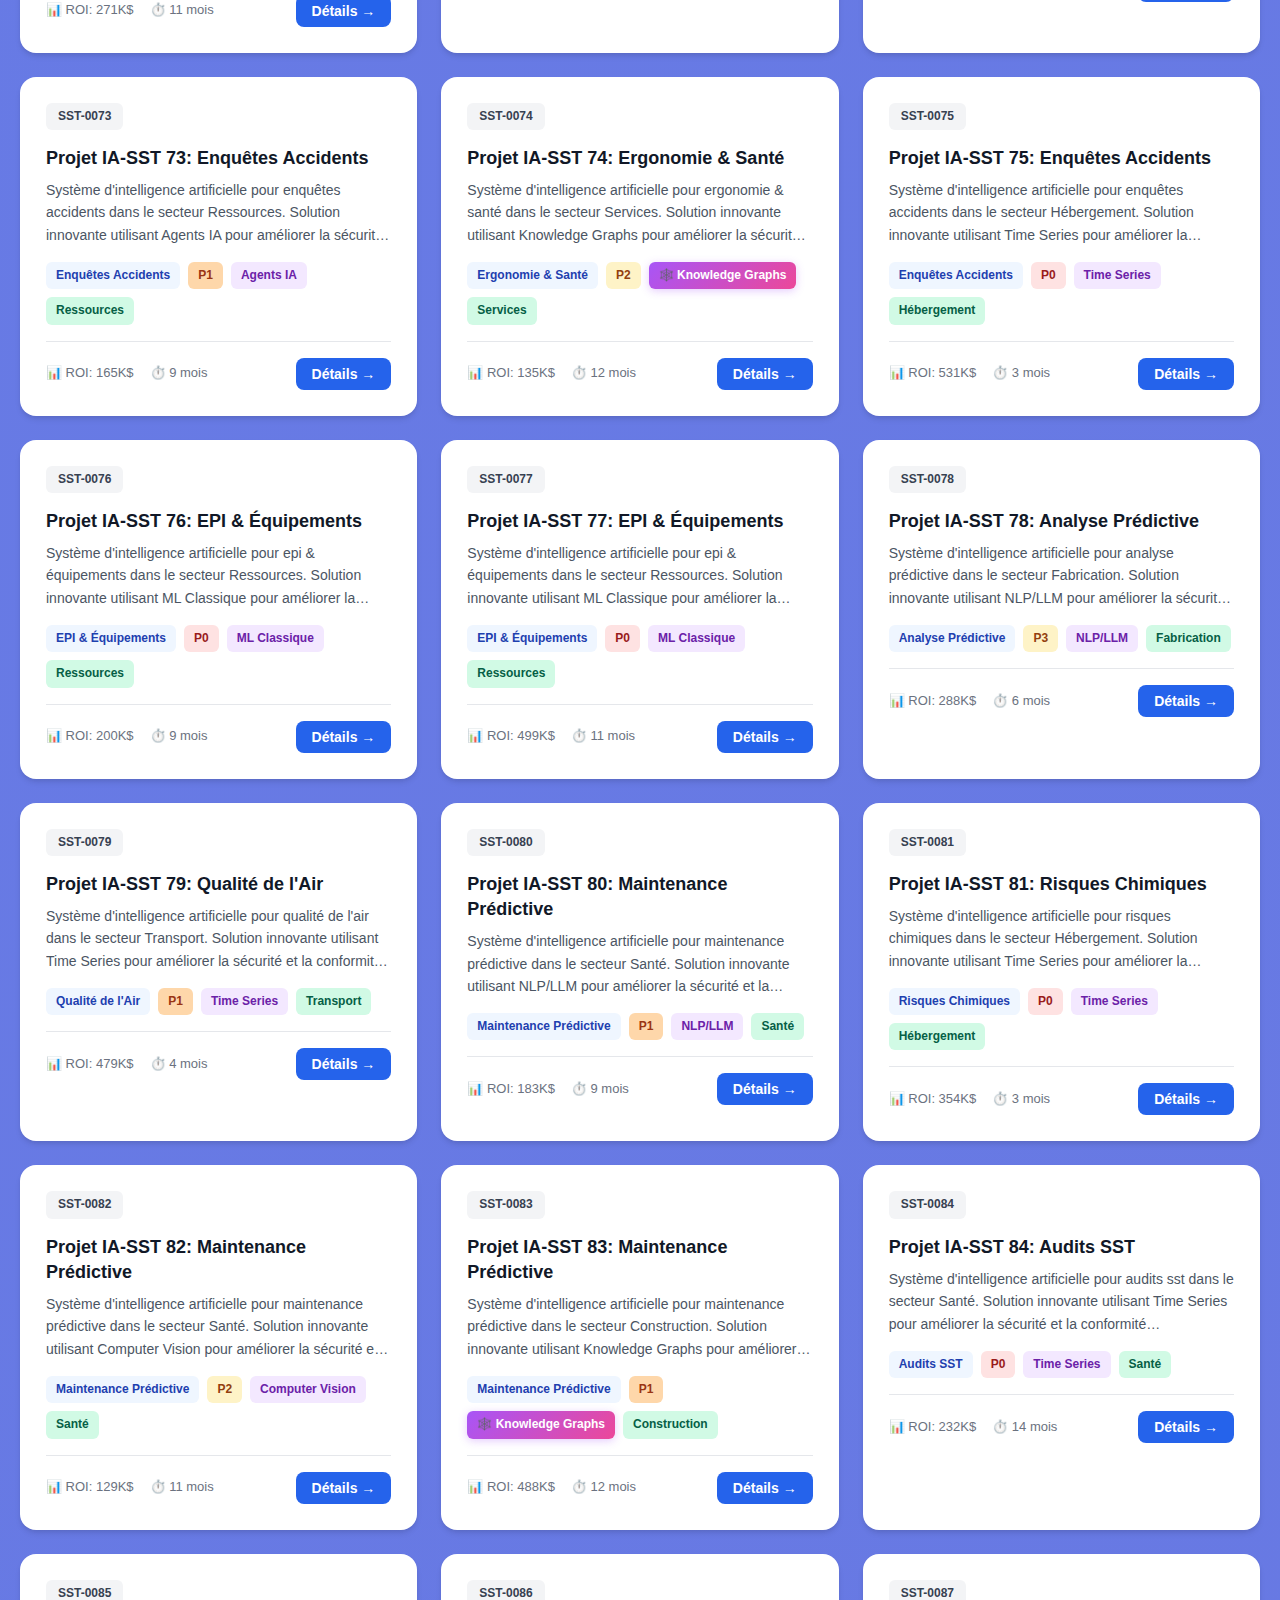
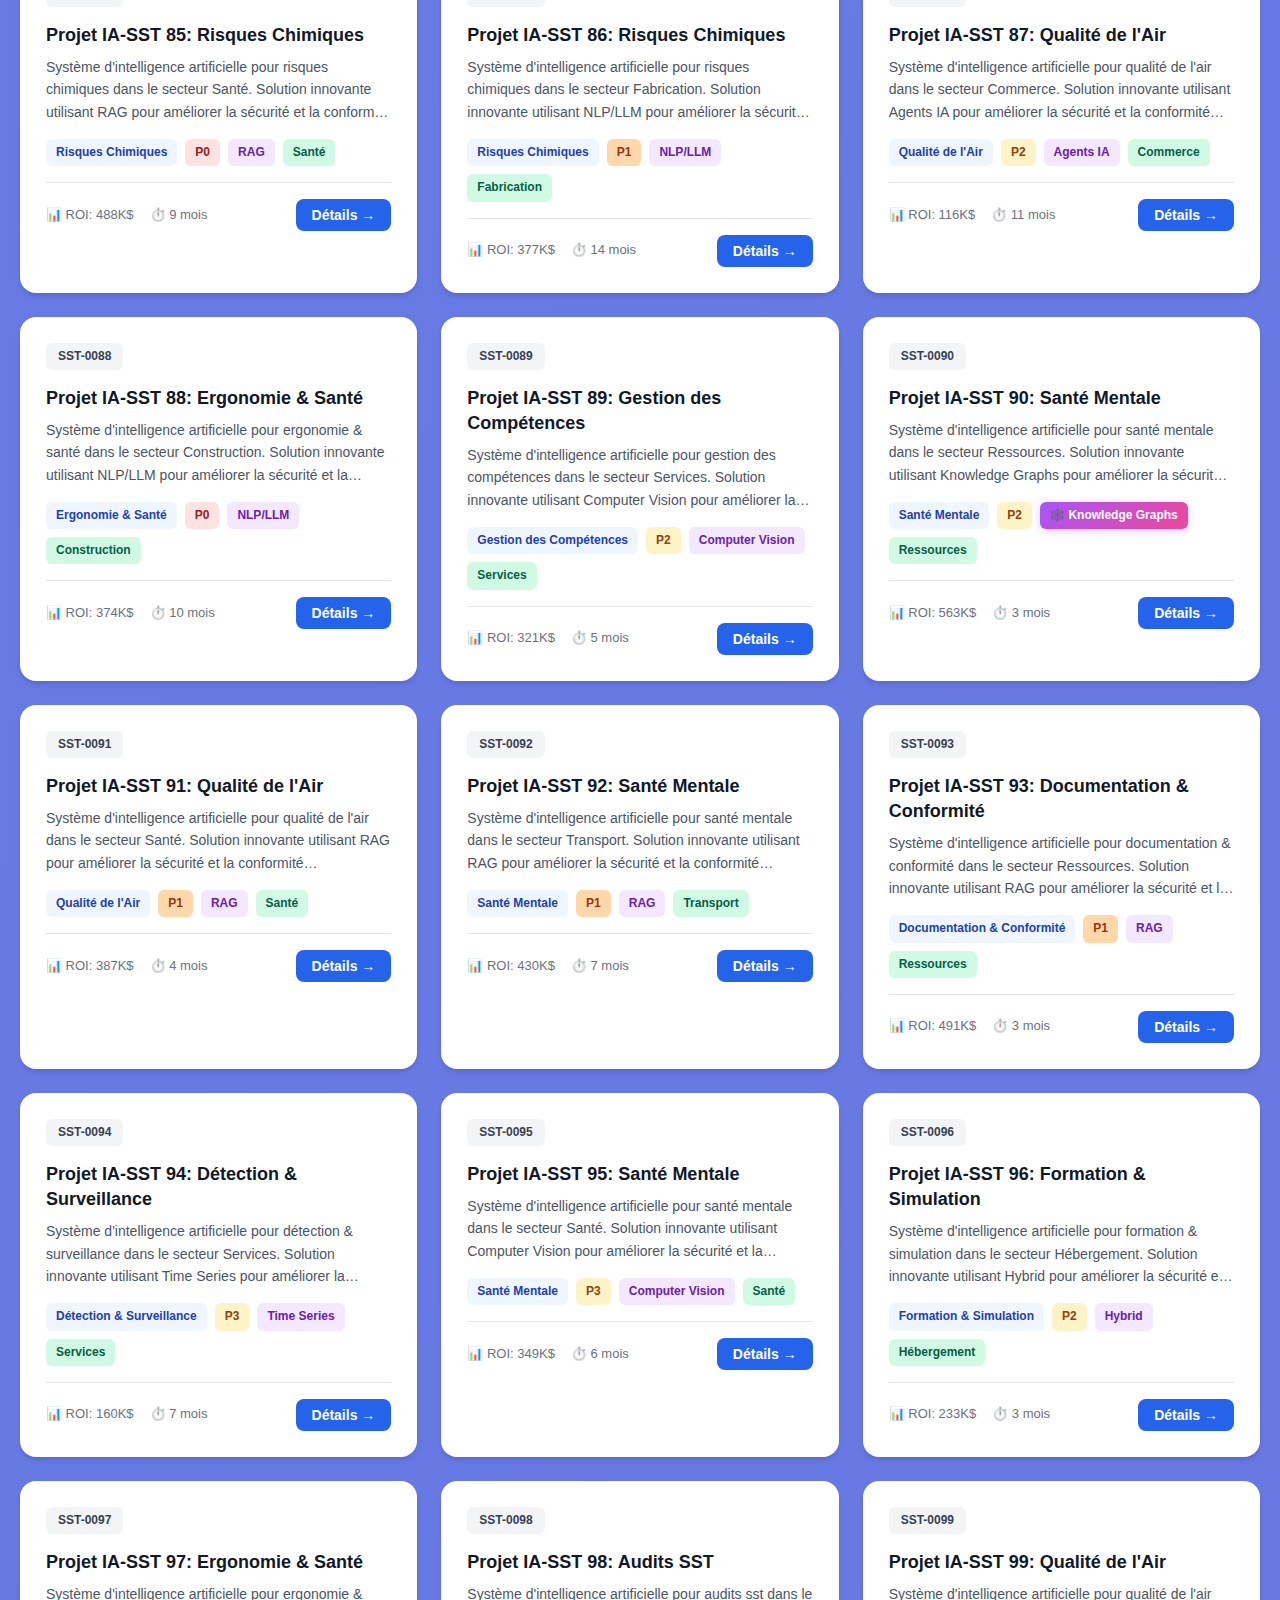
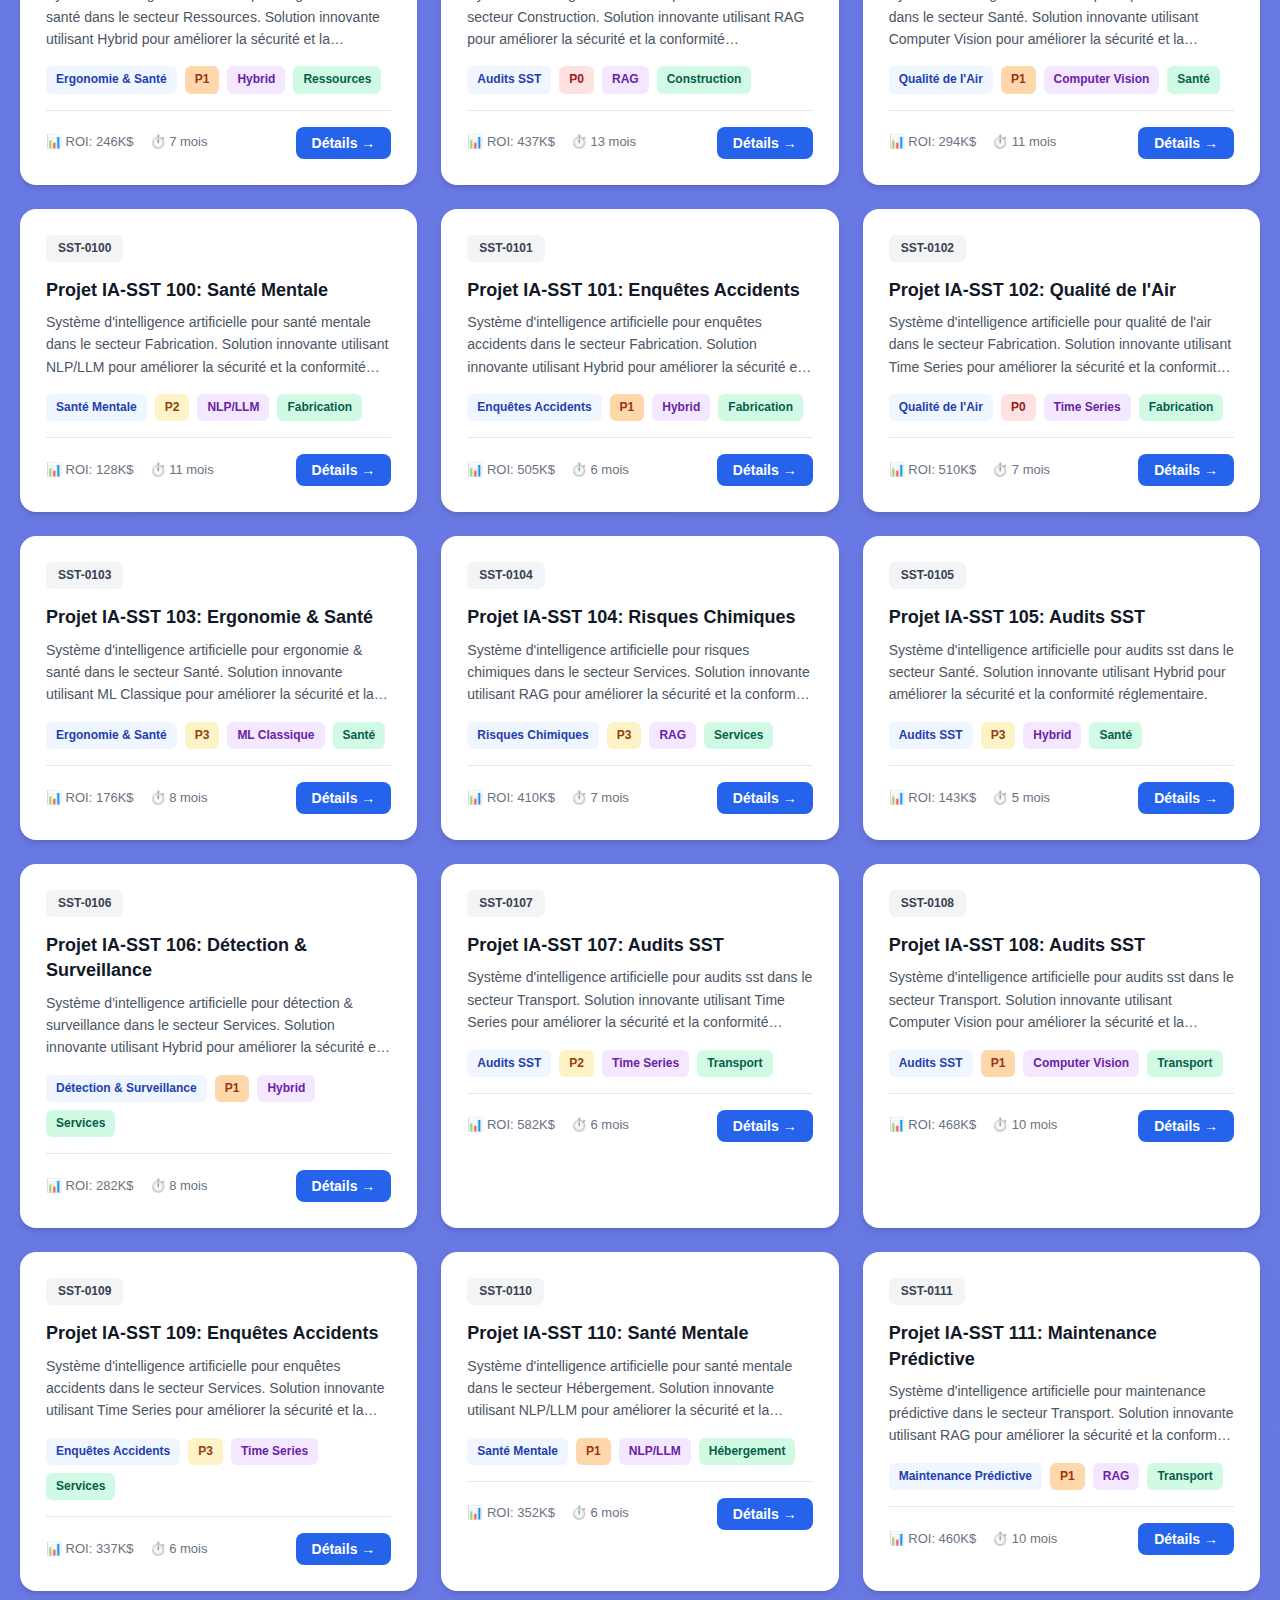
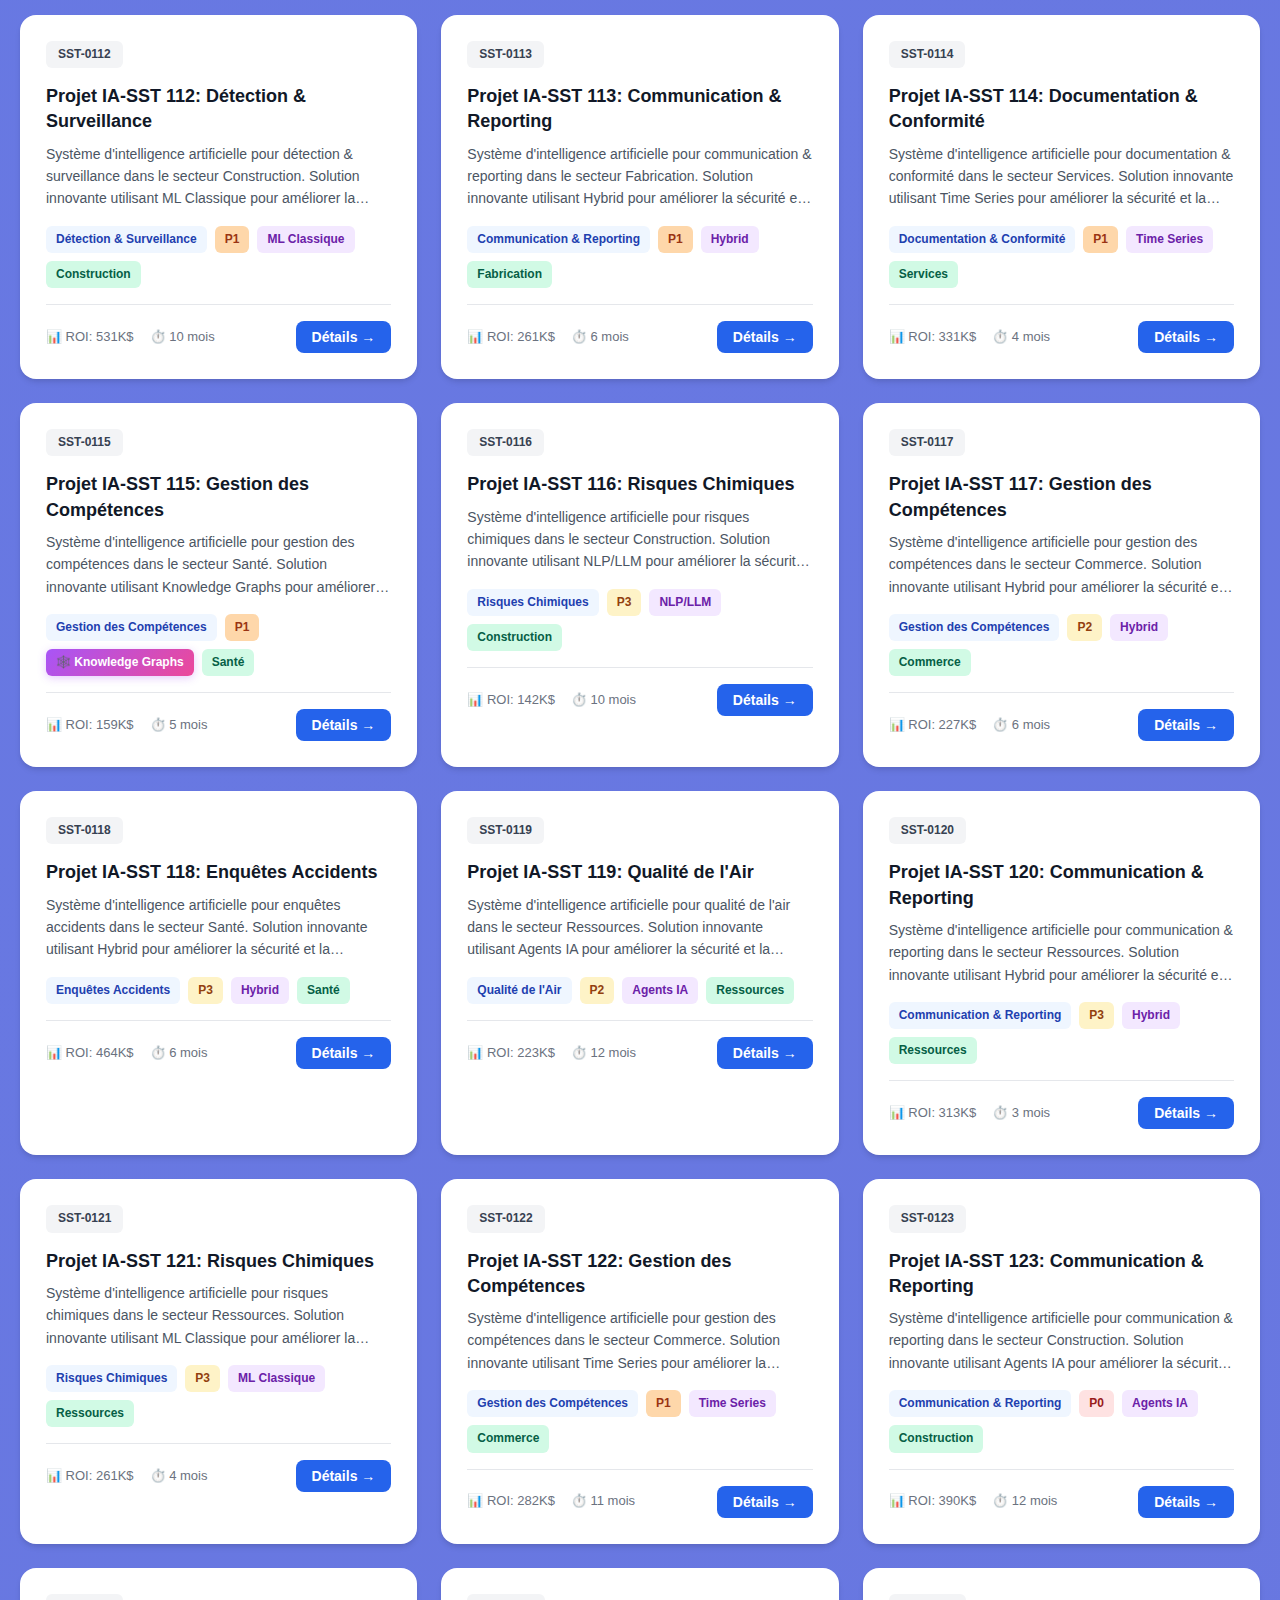
<file: use-cases/1000 Use Cases IA-SST Enrichis avec KG/index.html>
<!DOCTYPE html>
<html lang="fr">
<head>
    <meta charset="UTF-8">
    <meta name="viewport" content="width=device-width, initial-scale=1.0">
    <title>SafetyGraph - 1000 Use Cases IA-SST Enrichis | Wope Edition</title>
    <style>
        :root {
            --primary: #2563eb;
            --primary-dark: #1e40af;
            --secondary: #10b981;
            --accent: #8b5cf6;
            --danger: #ef4444;
            --warning: #f59e0b;
            --success: #10b981;
            --gray-50: #f9fafb;
            --gray-100: #f3f4f6;
            --gray-200: #e5e7eb;
            --gray-300: #d1d5db;
            --gray-400: #9ca3af;
            --gray-500: #6b7280;
            --gray-600: #4b5563;
            --gray-700: #374151;
            --gray-800: #1f2937;
            --gray-900: #111827;
            --shadow-sm: 0 1px 2px 0 rgba(0, 0, 0, 0.05);
            --shadow-md: 0 4px 6px -1px rgba(0, 0, 0, 0.1), 0 2px 4px -1px rgba(0, 0, 0, 0.06);
            --shadow-lg: 0 10px 15px -3px rgba(0, 0, 0, 0.1), 0 4px 6px -2px rgba(0, 0, 0, 0.05);
            --shadow-xl: 0 20px 25px -5px rgba(0, 0, 0, 0.1), 0 10px 10px -5px rgba(0, 0, 0, 0.04);
        }

        * {
            margin: 0;
            padding: 0;
            box-sizing: border-box;
        }

        body {
            font-family: -apple-system, BlinkMacSystemFont, 'Segoe UI', Roboto, 'Helvetica Neue', Arial, sans-serif;
            background: linear-gradient(135deg, #667eea 0%, #764ba2 100%);
            color: var(--gray-800);
            line-height: 1.6;
            min-height: 100vh;
        }

        .container {
            max-width: 1400px;
            margin: 0 auto;
            padding: 0 20px;
        }

        /* Header */
        header {
            background: rgba(255, 255, 255, 0.98);
            backdrop-filter: blur(10px);
            box-shadow: var(--shadow-md);
            padding: 20px 0;
            position: sticky;
            top: 0;
            z-index: 100;
        }

        .header-content {
            display: flex;
            justify-content: space-between;
            align-items: center;
            gap: 20px;
            flex-wrap: wrap;
        }

        .logo {
            display: flex;
            align-items: center;
            gap: 12px;
        }

        .logo-icon {
            width: 48px;
            height: 48px;
            background: linear-gradient(135deg, var(--primary), var(--accent));
            border-radius: 12px;
            display: flex;
            align-items: center;
            justify-content: center;
            color: white;
            font-weight: bold;
            font-size: 24px;
        }

        .logo-text h1 {
            font-size: 24px;
            font-weight: 700;
            color: var(--gray-900);
        }

        .logo-text p {
            font-size: 14px;
            color: var(--gray-500);
        }

        .header-stats {
            display: flex;
            gap: 24px;
            flex-wrap: wrap;
        }

        .stat-item {
            text-align: center;
        }

        .stat-value {
            display: block;
            font-size: 28px;
            font-weight: 700;
            color: var(--primary);
        }

        .stat-label {
            display: block;
            font-size: 12px;
            color: var(--gray-500);
            text-transform: uppercase;
            letter-spacing: 0.5px;
        }

        /* Filters Section */
        .filters-section {
            background: white;
            border-radius: 16px;
            padding: 24px;
            margin: 24px 0;
            box-shadow: var(--shadow-lg);
        }

        .filters-header {
            display: flex;
            justify-content: space-between;
            align-items: center;
            margin-bottom: 20px;
        }

        .filters-header h2 {
            font-size: 20px;
            color: var(--gray-900);
            display: flex;
            align-items: center;
            gap: 8px;
        }

        .clear-filters {
            background: var(--gray-100);
            border: none;
            padding: 8px 16px;
            border-radius: 8px;
            cursor: pointer;
            font-size: 14px;
            color: var(--gray-700);
            transition: all 0.2s;
        }

        .clear-filters:hover {
            background: var(--gray-200);
        }

        .filters-grid {
            display: grid;
            grid-template-columns: repeat(auto-fit, minmax(200px, 1fr));
            gap: 16px;
            margin-bottom: 16px;
        }

        .filter-group {
            display: flex;
            flex-direction: column;
            gap: 6px;
        }

        .filter-group label {
            font-size: 13px;
            font-weight: 600;
            color: var(--gray-700);
            text-transform: uppercase;
            letter-spacing: 0.5px;
        }

        .filter-group select,
        .filter-group input {
            padding: 10px 12px;
            border: 2px solid var(--gray-200);
            border-radius: 8px;
            font-size: 14px;
            background: white;
            transition: all 0.2s;
        }

        .filter-group select:focus,
        .filter-group input:focus {
            outline: none;
            border-color: var(--primary);
            box-shadow: 0 0 0 3px rgba(37, 99, 235, 0.1);
        }

        .search-box {
            grid-column: 1 / -1;
        }

        .search-box input {
            width: 100%;
            padding: 12px 16px 12px 44px;
            font-size: 16px;
            background: var(--gray-50) url('data:image/svg+xml,<svg xmlns="http://www.w3.org/2000/svg" width="20" height="20" fill="%236b7280" viewBox="0 0 24 24"><path d="M15.5 14h-.79l-.28-.27A6.471 6.471 0 0 0 16 9.5 6.5 6.5 0 1 0 9.5 16c1.61 0 3.09-.59 4.23-1.57l.27.28v.79l5 4.99L20.49 19l-4.99-5zm-6 0C7.01 14 5 11.99 5 9.5S7.01 5 9.5 5 14 7.01 14 9.5 11.99 14 9.5 14z"/></svg>') no-repeat 12px center;
        }

        /* Results Stats */
        .results-stats {
            display: flex;
            justify-content: space-between;
            align-items: center;
            margin: 20px 0;
            padding: 16px;
            background: white;
            border-radius: 12px;
            box-shadow: var(--shadow-sm);
        }

        .results-count {
            font-size: 18px;
            font-weight: 600;
            color: var(--gray-900);
        }

        .sort-controls {
            display: flex;
            gap: 12px;
            align-items: center;
        }

        .sort-controls select {
            padding: 8px 12px;
            border: 2px solid var(--gray-200);
            border-radius: 8px;
            font-size: 14px;
            background: white;
        }

        /* Projects Grid */
        .projects-grid {
            display: grid;
            grid-template-columns: repeat(auto-fill, minmax(380px, 1fr));
            gap: 24px;
            margin-bottom: 40px;
        }

        .project-card {
            background: white;
            border-radius: 16px;
            padding: 24px;
            box-shadow: var(--shadow-md);
            transition: all 0.3s ease;
            cursor: pointer;
            border: 2px solid transparent;
            position: relative;
            overflow: hidden;
        }

        .project-card::before {
            content: '';
            position: absolute;
            top: 0;
            left: 0;
            right: 0;
            height: 4px;
            background: linear-gradient(90deg, var(--primary), var(--accent));
            opacity: 0;
            transition: opacity 0.3s;
        }

        .project-card:hover {
            transform: translateY(-4px);
            box-shadow: var(--shadow-xl);
            border-color: var(--primary);
        }

        .project-card:hover::before {
            opacity: 1;
        }

        .project-header {
            display: flex;
            justify-content: space-between;
            align-items: flex-start;
            margin-bottom: 16px;
            gap: 12px;
        }

        .project-id {
            display: inline-block;
            padding: 4px 12px;
            background: var(--gray-100);
            color: var(--gray-700);
            font-size: 12px;
            font-weight: 600;
            border-radius: 6px;
        }

        .project-title {
            font-size: 18px;
            font-weight: 700;
            color: var(--gray-900);
            margin: 12px 0 8px 0;
            line-height: 1.4;
        }

        .project-description {
            font-size: 14px;
            color: var(--gray-600);
            margin-bottom: 16px;
            line-height: 1.6;
            display: -webkit-box;
            -webkit-line-clamp: 3;
            -webkit-box-orient: vertical;
            overflow: hidden;
        }

        .project-meta {
            display: flex;
            flex-wrap: wrap;
            gap: 8px;
            margin-bottom: 16px;
        }

        .badge {
            padding: 4px 10px;
            border-radius: 6px;
            font-size: 12px;
            font-weight: 600;
            display: inline-flex;
            align-items: center;
            gap: 4px;
        }

        .badge-category {
            background: #eff6ff;
            color: #1e40af;
        }

        .badge-priority {
            background: #fef3c7;
            color: #92400e;
        }

        .badge-priority.p0 {
            background: #fee2e2;
            color: #991b1b;
        }

        .badge-priority.p1 {
            background: #fed7aa;
            color: #9a3412;
        }

        .badge-architecture {
            background: #f3e8ff;
            color: #6b21a8;
        }

        .badge-sector {
            background: #d1fae5;
            color: #065f46;
        }

        .badge-compliance {
            background: #dbeafe;
            color: #1e40af;
        }

        .badge-irsst {
            background: #fce7f3;
            color: #9f1239;
        }

        .badge-xai {
            background: #e0e7ff;
            color: #3730a3;
        }

        .badge-kg {
            background: linear-gradient(135deg, #a855f7, #ec4899);
            color: white;
            font-weight: 700;
            box-shadow: 0 2px 8px rgba(168, 85, 247, 0.3);
        }

        .project-footer {
            display: flex;
            justify-content: space-between;
            align-items: center;
            padding-top: 16px;
            border-top: 1px solid var(--gray-200);
        }

        .project-stats {
            display: flex;
            gap: 16px;
            font-size: 13px;
            color: var(--gray-500);
        }

        .stat-icon {
            display: inline-flex;
            align-items: center;
            gap: 4px;
        }

        .view-details {
            padding: 8px 16px;
            background: var(--primary);
            color: white;
            border: none;
            border-radius: 8px;
            font-size: 14px;
            font-weight: 600;
            cursor: pointer;
            transition: all 0.2s;
        }

        .view-details:hover {
            background: var(--primary-dark);
            transform: translateX(2px);
        }

        /* Modal */
        .modal {
            display: none;
            position: fixed;
            top: 0;
            left: 0;
            width: 100%;
            height: 100%;
            background: rgba(0, 0, 0, 0.6);
            backdrop-filter: blur(4px);
            z-index: 1000;
            overflow-y: auto;
            padding: 20px;
        }

        .modal.active {
            display: flex;
            align-items: flex-start;
            justify-content: center;
        }

        .modal-content {
            background: white;
            border-radius: 20px;
            max-width: 1000px;
            width: 100%;
            margin: 40px auto;
            box-shadow: var(--shadow-xl);
            animation: modalSlideIn 0.3s ease;
        }

        @keyframes modalSlideIn {
            from {
                opacity: 0;
                transform: translateY(-20px);
            }
            to {
                opacity: 1;
                transform: translateY(0);
            }
        }

        .modal-header {
            padding: 32px;
            border-bottom: 1px solid var(--gray-200);
            display: flex;
            justify-content: space-between;
            align-items: flex-start;
        }

        .modal-header h2 {
            font-size: 28px;
            color: var(--gray-900);
            margin-bottom: 8px;
        }

        .close-modal {
            background: var(--gray-100);
            border: none;
            width: 36px;
            height: 36px;
            border-radius: 8px;
            cursor: pointer;
            font-size: 20px;
            color: var(--gray-600);
            transition: all 0.2s;
            display: flex;
            align-items: center;
            justify-content: center;
        }

        .close-modal:hover {
            background: var(--gray-200);
            color: var(--gray-900);
        }

        .modal-tabs {
            display: flex;
            gap: 4px;
            padding: 0 32px;
            background: var(--gray-50);
            overflow-x: auto;
        }

        .modal-tab {
            padding: 16px 24px;
            background: transparent;
            border: none;
            cursor: pointer;
            font-size: 14px;
            font-weight: 600;
            color: var(--gray-600);
            border-bottom: 3px solid transparent;
            transition: all 0.2s;
            white-space: nowrap;
        }

        .modal-tab:hover {
            color: var(--gray-900);
        }

        .modal-tab.active {
            color: var(--primary);
            border-bottom-color: var(--primary);
        }

        .modal-body {
            padding: 32px;
            max-height: 600px;
            overflow-y: auto;
        }

        .tab-content {
            display: none;
        }

        .tab-content.active {
            display: block;
        }

        .info-section {
            margin-bottom: 32px;
        }

        .info-section h3 {
            font-size: 18px;
            font-weight: 700;
            color: var(--gray-900);
            margin-bottom: 16px;
            display: flex;
            align-items: center;
            gap: 8px;
        }

        .info-grid {
            display: grid;
            grid-template-columns: repeat(auto-fit, minmax(250px, 1fr));
            gap: 16px;
        }

        .info-item {
            background: var(--gray-50);
            padding: 16px;
            border-radius: 12px;
        }

        .info-label {
            font-size: 12px;
            font-weight: 600;
            color: var(--gray-500);
            text-transform: uppercase;
            letter-spacing: 0.5px;
            margin-bottom: 6px;
        }

        .info-value {
            font-size: 15px;
            color: var(--gray-900);
            font-weight: 500;
        }

        .compliance-list {
            display: flex;
            flex-wrap: wrap;
            gap: 8px;
        }

        .compliance-badge {
            padding: 6px 12px;
            background: #dbeafe;
            color: #1e40af;
            border-radius: 8px;
            font-size: 13px;
            font-weight: 600;
            display: flex;
            align-items: center;
            gap: 6px;
        }

        .profile-list {
            display: grid;
            gap: 12px;
        }

        .profile-item {
            background: var(--gray-50);
            padding: 16px;
            border-radius: 12px;
            border-left: 4px solid var(--primary);
        }

        .profile-name {
            font-weight: 700;
            color: var(--gray-900);
            margin-bottom: 4px;
        }

        .profile-needs {
            font-size: 14px;
            color: var(--gray-600);
        }

        /* Footer */
        footer {
            background: rgba(255, 255, 255, 0.95);
            padding: 24px 0;
            margin-top: 60px;
            text-align: center;
            color: var(--gray-600);
        }

        footer p {
            margin: 4px 0;
        }

        .footer-links {
            display: flex;
            justify-content: center;
            gap: 24px;
            margin-top: 12px;
        }

        .footer-links a {
            color: var(--primary);
            text-decoration: none;
            font-weight: 600;
        }

        .footer-links a:hover {
            text-decoration: underline;
        }

        /* Loading State */
        .loading {
            text-align: center;
            padding: 60px 20px;
            color: white;
        }

        .spinner {
            width: 48px;
            height: 48px;
            border: 4px solid rgba(255, 255, 255, 0.3);
            border-top-color: white;
            border-radius: 50%;
            animation: spin 1s linear infinite;
            margin: 0 auto 16px;
        }

        @keyframes spin {
            to { transform: rotate(360deg); }
        }

        /* Empty State */
        .empty-state {
            text-align: center;
            padding: 80px 20px;
            background: white;
            border-radius: 16px;
            box-shadow: var(--shadow-md);
        }

        .empty-state-icon {
            font-size: 64px;
            margin-bottom: 16px;
        }

        .empty-state h3 {
            font-size: 24px;
            color: var(--gray-900);
            margin-bottom: 8px;
        }

        .empty-state p {
            color: var(--gray-600);
        }

        /* Responsive */
        @media (max-width: 768px) {
            .projects-grid {
                grid-template-columns: 1fr;
            }

            .filters-grid {
                grid-template-columns: 1fr;
            }

            .header-stats {
                width: 100%;
                justify-content: space-around;
            }

            .modal-content {
                margin: 0;
                border-radius: 0;
                height: 100%;
            }
        }
    </style>
</head>
<body>
    <!-- Header -->
    <header>
        <div class="container">
            <div class="header-content">
                <div class="logo">
                    <div class="logo-icon">SG</div>
                    <div class="logo-text">
                        <h1>SafetyGraph</h1>
                        <p>1000 Use Cases IA-SST Enrichis</p>
                    </div>
                </div>
                <div class="header-stats">
                    <div class="stat-item">
                        <span class="stat-value" id="totalProjects">1000</span>
                        <span class="stat-label">Projets</span>
                    </div>
                    <div class="stat-item">
                        <span class="stat-value" id="filteredCount">1000</span>
                        <span class="stat-label">Affichés</span>
                    </div>
                    <div class="stat-item">
                        <span class="stat-value">8</span>
                        <span class="stat-label">Secteurs</span>
                    </div>
                    <div class="stat-item">
                        <span class="stat-value">15</span>
                        <span class="stat-label">Catégories</span>
                    </div>
                </div>
            </div>
        </div>
    </header>

    <!-- Main Content -->
    <div class="container">
        <!-- Filters Section -->
        <div class="filters-section">
            <div class="filters-header">
                <h2>
                    <span>🔍</span>
                    Filtres Avancés
                </h2>
                <button class="clear-filters" onclick="clearFilters()">
                    Réinitialiser
                </button>
            </div>
            <div class="filters-grid">
                <div class="filter-group">
                    <label>Catégorie IA-SST</label>
                    <select id="filterCategory" onchange="applyFilters()">
                        <option value="">Toutes les catégories</option>
                        <option value="Analyse Prédictive">Analyse Prédictive</option>
                        <option value="Détection & Surveillance">Détection & Surveillance</option>
                        <option value="Formation & Simulation">Formation & Simulation</option>
                        <option value="Documentation & Conformité">Documentation & Conformité</option>
                        <option value="Ergonomie & Santé">Ergonomie & Santé</option>
                        <option value="Gestion des Urgences">Gestion des Urgences</option>
                        <option value="Maintenance Prédictive">Maintenance Prédictive</option>
                        <option value="EPI & Équipements">EPI & Équipements</option>
                        <option value="Communication & Reporting">Communication & Reporting</option>
                        <option value="Qualité de l'Air">Qualité de l'Air</option>
                    </select>
                </div>
                <div class="filter-group">
                    <label>Architecture IA</label>
                    <select id="filterArchitecture" onchange="applyFilters()">
                        <option value="">Toutes</option>
                        <option value="RAG">RAG</option>
                        <option value="Agents IA">Agents IA</option>
                        <option value="Knowledge Graphs">Graphes de Connaissances</option>
                        <option value="NLP/LLM">NLP/LLM</option>
                        <option value="Computer Vision">Computer Vision</option>
                        <option value="ML Classique">ML Classique</option>
                        <option value="Time Series">Time Series</option>
                        <option value="Hybrid">Hybrid</option>
                    </select>
                </div>
                <div class="filter-group">
                    <label>Priorité</label>
                    <select id="filterPriority" onchange="applyFilters()">
                        <option value="">Toutes</option>
                        <option value="P0">P0 - Critique</option>
                        <option value="P1">P1 - Haute</option>
                        <option value="P2">P2 - Moyenne</option>
                        <option value="P3">P3 - Basse</option>
                    </select>
                </div>
                <div class="filter-group">
                    <label>Secteur SCIAN</label>
                    <select id="filterSector" onchange="applyFilters()">
                        <option value="">Tous les secteurs</option>
                        <option value="Construction">Construction (23)</option>
                        <option value="Fabrication">Fabrication (31-33)</option>
                        <option value="Santé">Santé (62)</option>
                        <option value="Commerce">Commerce (44-45)</option>
                        <option value="Transport">Transport (48-49)</option>
                        <option value="Services">Services (54-56)</option>
                        <option value="Hébergement">Hébergement (72)</option>
                        <option value="Ressources">Ressources (11-21)</option>
                    </select>
                </div>
                <div class="filter-group">
                    <label>Conformité</label>
                    <select id="filterCompliance" onchange="applyFilters()">
                        <option value="">Toutes</option>
                        <option value="LSST">LSST</option>
                        <option value="RSS">Règlement SST</option>
                        <option value="CSTC">Code Travail</option>
                        <option value="Loi 25">Loi 25</option>
                        <option value="ISO 45001">ISO 45001</option>
                    </select>
                </div>
                <div class="filter-group">
                    <label>Catégorie IRSST</label>
                    <select id="filterIRSST" onchange="applyFilters()">
                        <option value="">Toutes</option>
                        <option value="Catégorie I">Catégorie I</option>
                        <option value="Catégorie II">Catégorie II</option>
                        <option value="Catégorie III">Catégorie III</option>
                    </select>
                </div>
                <div class="filter-group">
                    <label>Niveau XAI</label>
                    <select id="filterXAI" onchange="applyFilters()">
                        <option value="">Tous niveaux</option>
                        <option value="Élevé">Élevé</option>
                        <option value="Moyen">Moyen</option>
                        <option value="Faible">Faible</option>
                    </select>
                </div>
                <div class="filter-group">
                    <label>Profil UX</label>
                    <select id="filterProfile" onchange="applyFilters()">
                        <option value="">Tous profils</option>
                        <option value="Direction SST">Direction SST</option>
                        <option value="Préventionniste">Préventionniste</option>
                        <option value="Gestionnaire Opérations">Gestionnaire Opérations</option>
                        <option value="Travailleur">Travailleur</option>
                        <option value="IT/Data">IT/Data</option>
                    </select>
                </div>
                <div class="filter-group search-box">
                    <input type="text" id="searchInput" placeholder="Rechercher par titre, description, tags..." oninput="applyFilters()">
                </div>
            </div>
        </div>

        <!-- Results Stats -->
        <div class="results-stats">
            <div class="results-count">
                <span id="resultsCount">1000</span> projets trouvés
            </div>
            <div class="sort-controls">
                <label style="font-size: 14px; color: var(--gray-600);">Trier par:</label>
                <select id="sortBy" onchange="applyFilters()">
                    <option value="id">ID</option>
                    <option value="priority">Priorité</option>
                    <option value="title">Titre</option>
                    <option value="category">Catégorie</option>
                </select>
            </div>
        </div>

        <!-- Loading State -->
        <div class="loading" id="loadingState">
            <div class="spinner"></div>
            <p>Chargement des projets enrichis...</p>
        </div>

        <!-- Projects Grid -->
        <div class="projects-grid" id="projectsGrid"></div>

        <!-- Empty State -->
        <div class="empty-state" id="emptyState" style="display: none;">
            <div class="empty-state-icon">🔍</div>
            <h3>Aucun projet trouvé</h3>
            <p>Essayez de modifier vos filtres de recherche</p>
        </div>
    </div>

    <!-- Modal -->
    <div class="modal" id="projectModal">
        <div class="modal-content">
            <div class="modal-header">
                <div>
                    <h2 id="modalTitle"></h2>
                    <div style="display: flex; gap: 8px; margin-top: 12px;" id="modalBadges"></div>
                </div>
                <button class="close-modal" onclick="closeModal()">✕</button>
            </div>
            <div class="modal-tabs">
                <button class="modal-tab active" onclick="switchTab('overview')">Vue d'ensemble</button>
                <button class="modal-tab" onclick="switchTab('compliance')">Conformité</button>
                <button class="modal-tab" onclick="switchTab('technical')">Technique</button>
                <button class="modal-tab" onclick="switchTab('kg')" id="kgTab" style="display: none;">🕸️ Graphe de Connaissances</button>
                <button class="modal-tab" onclick="switchTab('xai')">Explicabilité</button>
                <button class="modal-tab" onclick="switchTab('ux')">UX Profiles</button>
            </div>
            <div class="modal-body">
                <div class="tab-content active" id="tab-overview"></div>
                <div class="tab-content" id="tab-compliance"></div>
                <div class="tab-content" id="tab-technical"></div>
                <div class="tab-content" id="tab-kg"></div>
                <div class="tab-content" id="tab-xai"></div>
                <div class="tab-content" id="tab-ux"></div>
            </div>
        </div>
    </div>

    <!-- Footer -->
    <footer>
        <div class="container">
            <p><strong>SafetyGraph by GenAISafety</strong></p>
            <p>Plateforme d'Intelligence Artificielle pour la Santé et Sécurité au Travail</p>
            <div class="footer-links">
                <a href="https://genaisafety.com" target="_blank">GenAISafety.com</a>
                <a href="https://preventera.com" target="_blank">Preventera.com</a>
                <a href="#">Documentation</a>
                <a href="#">Contact</a>
            </div>
        </div>
    </footer>

    <script>
        // Sample enriched data structure (will be populated from actual data)
        let allProjects = [];
        let filteredProjects = [];
        let currentProject = null;

        // Initialize
        document.addEventListener('DOMContentLoaded', () => {
            generateSampleProjects();
            applyFilters();
        });

        // Generate sample enriched projects
        function generateSampleProjects() {
            const categories = [
                'Analyse Prédictive', 'Détection & Surveillance', 'Formation & Simulation',
                'Documentation & Conformité', 'Ergonomie & Santé', 'Gestion des Urgences',
                'Maintenance Prédictive', 'EPI & Équipements', 'Communication & Reporting',
                'Qualité de l\'Air', 'Risques Chimiques', 'Santé Mentale', 'Enquêtes Accidents',
                'Gestion des Compétences', 'Audits SST'
            ];

            const architectures = ['RAG', 'Agents IA', 'Knowledge Graphs', 'NLP/LLM', 'Computer Vision', 'ML Classique', 'Time Series', 'Hybrid'];
            const priorities = ['P0', 'P1', 'P2', 'P3'];
            const sectors = ['Construction', 'Fabrication', 'Santé', 'Commerce', 'Transport', 'Services', 'Hébergement', 'Ressources'];
            const irsst = ['Catégorie I', 'Catégorie II', 'Catégorie III'];
            const xaiLevels = ['Élevé', 'Moyen', 'Faible'];

            for (let i = 1; i <= 1000; i++) {
                const category = categories[Math.floor(Math.random() * categories.length)];
                const priority = priorities[Math.floor(Math.random() * priorities.length)];
                const architecture = architectures[Math.floor(Math.random() * architectures.length)];
                const sector = sectors[Math.floor(Math.random() * sectors.length)];

                allProjects.push({
                    id: `SST-${String(i).padStart(4, '0')}`,
                    title: `Projet IA-SST ${i}: ${category}`,
                    description: `Système d'intelligence artificielle pour ${category.toLowerCase()} dans le secteur ${sector}. Solution innovante utilisant ${architecture} pour améliorer la sécurité et la conformité réglementaire.`,
                    category: category,
                    architecture: architecture,
                    priority: priority,
                    sector: sector,
                    irsst: irsst[Math.floor(Math.random() * irsst.length)],
                    xai_level: xaiLevels[Math.floor(Math.random() * xaiLevels.length)],
                    compliance: ['LSST', 'RSS', 'CSTC'].slice(0, Math.floor(Math.random() * 3) + 1),
                    profiles: ['Direction SST', 'Préventionniste'].slice(0, Math.floor(Math.random() * 2) + 1),
                    roi: Math.floor(Math.random() * 500) + 100,
                    complexity: Math.floor(Math.random() * 10) + 1,
                    timeline: `${Math.floor(Math.random() * 12) + 3} mois`,
                    tags: [`${architecture}`, `${sector}`, `${category}`]
                });
            }
        }

        // Apply filters
        function applyFilters() {
            const categoryFilter = document.getElementById('filterCategory').value;
            const architectureFilter = document.getElementById('filterArchitecture').value;
            const priorityFilter = document.getElementById('filterPriority').value;
            const sectorFilter = document.getElementById('filterSector').value;
            const complianceFilter = document.getElementById('filterCompliance').value;
            const irsstFilter = document.getElementById('filterIRSST').value;
            const xaiFilter = document.getElementById('filterXAI').value;
            const profileFilter = document.getElementById('filterProfile').value;
            const searchTerm = document.getElementById('searchInput').value.toLowerCase();
            const sortBy = document.getElementById('sortBy').value;

            filteredProjects = allProjects.filter(project => {
                if (categoryFilter && project.category !== categoryFilter) return false;
                if (architectureFilter && project.architecture !== architectureFilter) return false;
                if (priorityFilter && project.priority !== priorityFilter) return false;
                if (sectorFilter && project.sector !== sectorFilter) return false;
                if (complianceFilter && !project.compliance.includes(complianceFilter)) return false;
                if (irsstFilter && project.irsst !== irsstFilter) return false;
                if (xaiFilter && project.xai_level !== xaiFilter) return false;
                if (profileFilter && !project.profiles.includes(profileFilter)) return false;
                if (searchTerm) {
                    const searchableText = `${project.title} ${project.description} ${project.tags.join(' ')}`.toLowerCase();
                    if (!searchableText.includes(searchTerm)) return false;
                }
                return true;
            });

            // Sort
            filteredProjects.sort((a, b) => {
                switch(sortBy) {
                    case 'priority':
                        return a.priority.localeCompare(b.priority);
                    case 'title':
                        return a.title.localeCompare(b.title);
                    case 'category':
                        return a.category.localeCompare(b.category);
                    default:
                        return a.id.localeCompare(b.id);
                }
            });

            renderProjects();
        }

        // Clear filters
        function clearFilters() {
            document.getElementById('filterCategory').value = '';
            document.getElementById('filterArchitecture').value = '';
            document.getElementById('filterPriority').value = '';
            document.getElementById('filterSector').value = '';
            document.getElementById('filterCompliance').value = '';
            document.getElementById('filterIRSST').value = '';
            document.getElementById('filterXAI').value = '';
            document.getElementById('filterProfile').value = '';
            document.getElementById('searchInput').value = '';
            applyFilters();
        }

        // Render projects
        function renderProjects() {
            const grid = document.getElementById('projectsGrid');
            const loadingState = document.getElementById('loadingState');
            const emptyState = document.getElementById('emptyState');
            const resultsCount = document.getElementById('resultsCount');
            const filteredCount = document.getElementById('filteredCount');

            loadingState.style.display = 'none';

            if (filteredProjects.length === 0) {
                grid.style.display = 'none';
                emptyState.style.display = 'block';
            } else {
                grid.style.display = 'grid';
                emptyState.style.display = 'none';

                grid.innerHTML = filteredProjects.map(project => `
                    <div class="project-card" onclick='openModal(${JSON.stringify(project).replace(/'/g, "&apos;")})'>
                        <div class="project-header">
                            <span class="project-id">${project.id}</span>
                        </div>
                        <h3 class="project-title">${project.title}</h3>
                        <p class="project-description">${project.description}</p>
                        <div class="project-meta">
                            <span class="badge badge-category">${project.category}</span>
                            <span class="badge badge-priority ${project.priority.toLowerCase()}">${project.priority}</span>
                            <span class="badge badge-architecture ${project.architecture === 'Knowledge Graphs' ? 'badge-kg' : ''}">${project.architecture === 'Knowledge Graphs' ? '🕸️ ' : ''}${project.architecture}</span>
                            <span class="badge badge-sector">${project.sector}</span>
                        </div>
                        <div class="project-footer">
                            <div class="project-stats">
                                <span class="stat-icon">
                                    📊 ROI: ${project.roi}K$
                                </span>
                                <span class="stat-icon">
                                    ⏱️ ${project.timeline}
                                </span>
                            </div>
                            <button class="view-details" onclick="event.stopPropagation(); openModal(${JSON.stringify(project).replace(/'/g, "&apos;")})">
                                Détails →
                            </button>
                        </div>
                    </div>
                `).join('');
            }

            resultsCount.textContent = filteredProjects.length;
            filteredCount.textContent = filteredProjects.length;
        }

        // Open modal
        function openModal(project) {
            currentProject = project;
            const modal = document.getElementById('projectModal');
            document.getElementById('modalTitle').textContent = project.title;

            // Show/hide KG tab based on architecture
            const kgTab = document.getElementById('kgTab');
            if (project.architecture === 'Knowledge Graphs' || project.architecture === 'Hybrid') {
                kgTab.style.display = 'block';
            } else {
                kgTab.style.display = 'none';
            }

            // Badges
            document.getElementById('modalBadges').innerHTML = `
                <span class="badge badge-priority ${project.priority.toLowerCase()}">${project.priority}</span>
                <span class="badge badge-architecture ${project.architecture === 'Knowledge Graphs' ? 'badge-kg' : ''}">${project.architecture === 'Knowledge Graphs' ? '🕸️ ' : ''}${project.architecture}</span>
                <span class="badge badge-sector">${project.sector}</span>
                <span class="badge badge-irsst">${project.irsst}</span>
            `;

            // Overview Tab
            document.getElementById('tab-overview').innerHTML = `
                <div class="info-section">
                    <h3>📋 Informations Générales</h3>
                    <div class="info-grid">
                        <div class="info-item">
                            <div class="info-label">ID Projet</div>
                            <div class="info-value">${project.id}</div>
                        </div>
                        <div class="info-item">
                            <div class="info-label">Catégorie</div>
                            <div class="info-value">${project.category}</div>
                        </div>
                        <div class="info-item">
                            <div class="info-label">Secteur SCIAN</div>
                            <div class="info-value">${project.sector}</div>
                        </div>
                        <div class="info-item">
                            <div class="info-label">Priorité</div>
                            <div class="info-value">${project.priority}</div>
                        </div>
                    </div>
                </div>
                <div class="info-section">
                    <h3>📝 Description</h3>
                    <p style="color: var(--gray-700); line-height: 1.8;">${project.description}</p>
                </div>
                <div class="info-section">
                    <h3>💰 Métriques</h3>
                    <div class="info-grid">
                        <div class="info-item">
                            <div class="info-label">ROI Estimé</div>
                            <div class="info-value">${project.roi}K$ / an</div>
                        </div>
                        <div class="info-item">
                            <div class="info-label">Complexité</div>
                            <div class="info-value">${project.complexity}/10</div>
                        </div>
                        <div class="info-item">
                            <div class="info-label">Timeline</div>
                            <div class="info-value">${project.timeline}</div>
                        </div>
                    </div>
                </div>
            `;

            // Compliance Tab
            document.getElementById('tab-compliance').innerHTML = `
                <div class="info-section">
                    <h3>⚖️ Conformité Réglementaire Québec</h3>
                    <div class="compliance-list">
                        ${project.compliance.map(c => `<span class="compliance-badge">✓ ${c}</span>`).join('')}
                    </div>
                </div>
                <div class="info-section">
                    <h3>🏷️ Classification IRSST</h3>
                    <div class="info-item" style="display: inline-block;">
                        <div class="info-value">${project.irsst}</div>
                    </div>
                </div>
            `;

            // Technical Tab
            document.getElementById('tab-technical').innerHTML = `
                <div class="info-section">
                    <h3>🤖 Architecture IA</h3>
                    <div class="info-grid">
                        <div class="info-item">
                            <div class="info-label">Type</div>
                            <div class="info-value">${project.architecture}</div>
                        </div>
                        <div class="info-item">
                            <div class="info-label">Classification OCDE</div>
                            <div class="info-value">ISO 22989</div>
                        </div>
                    </div>
                </div>
                <div class="info-section">
                    <h3>🏷️ Tags</h3>
                    <div style="display: flex; flex-wrap: wrap; gap: 8px;">
                        ${project.tags.map(tag => `<span class="badge badge-architecture">${tag}</span>`).join('')}
                    </div>
                </div>
            `;

            // Knowledge Graph Tab (only for KG projects)
            if (project.architecture === 'Knowledge Graphs' || project.architecture === 'Hybrid') {
                document.getElementById('tab-kg').innerHTML = `
                    <div class="info-section">
                        <h3>🕸️ Graphe de Connaissances SST</h3>
                        <p style="color: var(--gray-700); line-height: 1.8; margin-bottom: 20px;">
                            Ce projet utilise des <strong>graphes de connaissances</strong> pour modéliser les relations complexes 
                            entre les dangers, les procédures, les équipements et les réglementations SST.
                        </p>
                        <div class="info-grid">
                            <div class="info-item">
                                <div class="info-label">Base de données</div>
                                <div class="info-value">Neo4j</div>
                            </div>
                            <div class="info-item">
                                <div class="info-label">Ontologie</div>
                                <div class="info-value">SafetyOntology v2.0</div>
                            </div>
                            <div class="info-item">
                                <div class="info-label">Nœuds</div>
                                <div class="info-value">${Math.floor(Math.random() * 5000) + 1000} entités</div>
                            </div>
                            <div class="info-item">
                                <div class="info-label">Relations</div>
                                <div class="info-value">${Math.floor(Math.random() * 15000) + 3000} liens</div>
                            </div>
                        </div>
                    </div>
                    <div class="info-section">
                        <h3>🔗 Types de Relations Modélisées</h3>
                        <div style="display: grid; gap: 12px;">
                            <div class="info-item">
                                <div class="info-label">Causalité</div>
                                <div class="info-value">Dangers → Incidents → Lésions</div>
                            </div>
                            <div class="info-item">
                                <div class="info-label">Conformité</div>
                                <div class="info-value">Procédures → Articles LSST/RSS</div>
                            </div>
                            <div class="info-item">
                                <div class="info-label">Équipements</div>
                                <div class="info-value">EPI → Risques protégés</div>
                            </div>
                            <div class="info-item">
                                <div class="info-label">Sectorielles</div>
                                <div class="info-value">SCIAN → Risques spécifiques</div>
                            </div>
                        </div>
                    </div>
                    <div class="info-section">
                        <h3>💡 Capacités du Graphe</h3>
                        <div style="display: flex; flex-wrap: wrap; gap: 8px;">
                            <span class="badge badge-kg">Requêtes sémantiques</span>
                            <span class="badge badge-kg">Inférence causale</span>
                            <span class="badge badge-kg">Recommandations contextuelles</span>
                            <span class="badge badge-kg">Analyse de patterns</span>
                            <span class="badge badge-kg">Traçabilité réglementaire</span>
                        </div>
                    </div>
                `;
            }

            // XAI Tab
            document.getElementById('tab-xai').innerHTML = `
                <div class="info-section">
                    <h3>🔍 Explicabilité (XAI)</h3>
                    <div class="info-item">
                        <div class="info-label">Niveau d'explicabilité</div>
                        <div class="info-value">${project.xai_level}</div>
                    </div>
                    <p style="margin-top: 16px; color: var(--gray-700);">
                        ${project.xai_level === 'Élevé' ? 'Décisions IA entièrement traçables et explicables.' : 
                          project.xai_level === 'Moyen' ? 'Décisions partiellement explicables avec justifications.' :
                          'Système boîte noire avec explicabilité limitée.'}
                    </p>
                </div>
            `;

            // UX Tab
            document.getElementById('tab-ux').innerHTML = `
                <div class="info-section">
                    <h3>👥 Profils Utilisateurs</h3>
                    <div class="profile-list">
                        ${project.profiles.map(profile => `
                            <div class="profile-item">
                                <div class="profile-name">${profile}</div>
                                <div class="profile-needs">Interface adaptée aux besoins spécifiques</div>
                            </div>
                        `).join('')}
                    </div>
                </div>
            `;

            modal.classList.add('active');
            document.body.style.overflow = 'hidden';
        }

        // Close modal
        function closeModal() {
            const modal = document.getElementById('projectModal');
            modal.classList.remove('active');
            document.body.style.overflow = 'auto';
        }

        // Switch tab
        function switchTab(tabName) {
            // Update tab buttons
            document.querySelectorAll('.modal-tab').forEach(tab => {
                tab.classList.remove('active');
            });
            event.target.classList.add('active');

            // Update tab content
            document.querySelectorAll('.tab-content').forEach(content => {
                content.classList.remove('active');
            });
            document.getElementById(`tab-${tabName}`).classList.add('active');
        }

        // Close modal on background click
        document.getElementById('projectModal').addEventListener('click', (e) => {
            if (e.target.id === 'projectModal') {
                closeModal();
            }
        });

        // Close modal on Escape key
        document.addEventListener('keydown', (e) => {
            if (e.key === 'Escape') {
                closeModal();
            }
        });
    </script>
</body>
</html>
</file>
